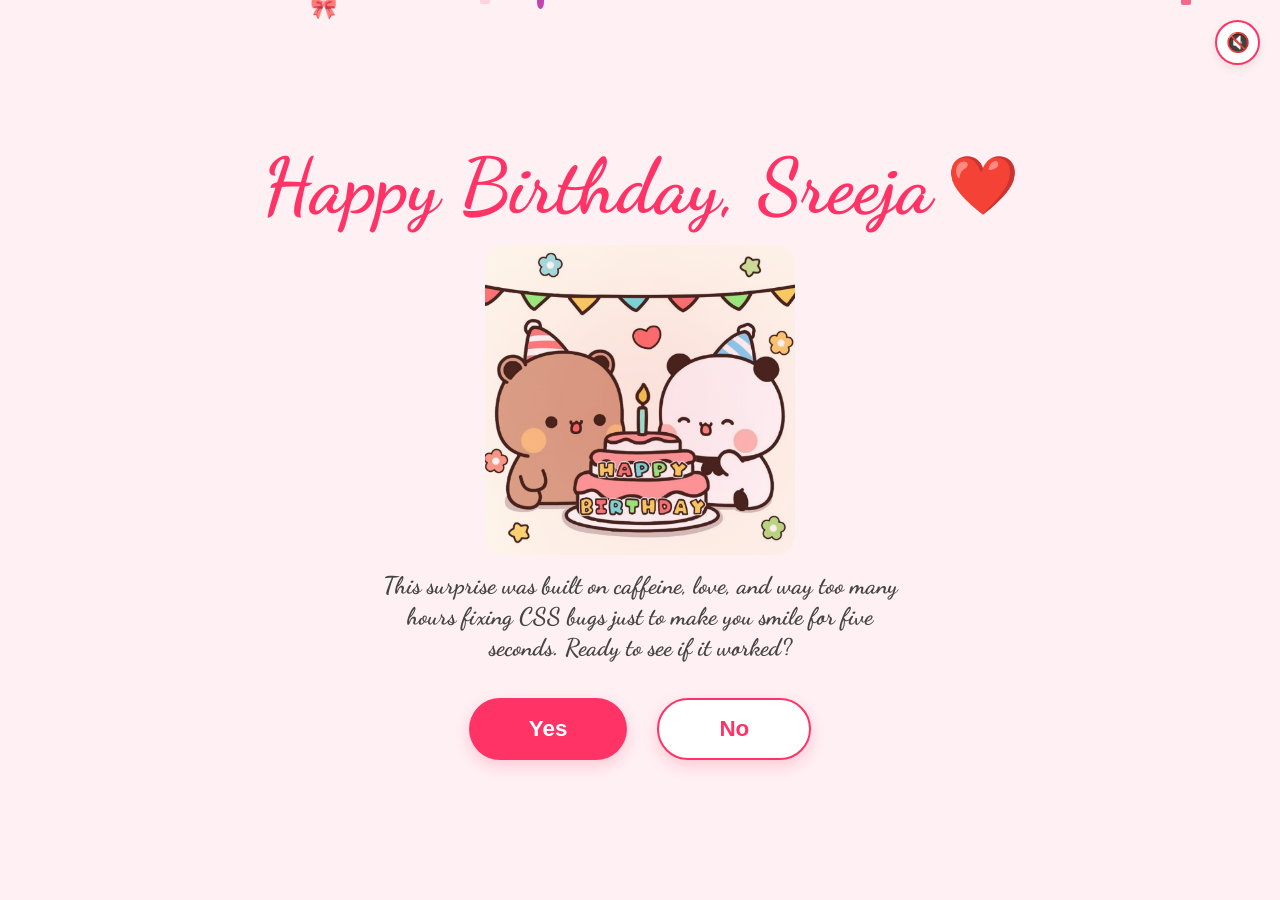
<file: home/index.html>
<!DOCTYPE html>
<html lang="en">
<head>
    <meta charset="UTF-8">
    <meta name="viewport" content="width=device-width, initial-scale=1.0">
    <title>Happy Birthday, Sreeja! ❤️</title>
    <!-- Google Fonts: Dancing Script -->
    <link rel="preconnect" href="https://fonts.googleapis.com">
    <link rel="preconnect" href="https://fonts.gstatic.com" crossorigin>
    <link href="https://fonts.googleapis.com/css2?family=Dancing+Script:wght@500;700&family=Poppins:wght@400;500;600&display=swap" rel="stylesheet">
    <!-- Path to style.css inside the same home folder -->
    <link rel="stylesheet" href="style.css">
</head>
<body>

    <!-- Cinematic Fade Transition Overlay -->
    <div id="transitionOverlay" class="transition-overlay"></div>

    <!-- Small Audio Control Button in Top Right Corner -->
    <button id="audioControlBtn" class="audio-toggle-btn" title="Toggle Music">
        🔇
    </button>

    <!-- Audio Elements (fixed with forward slashes) -->
    <audio id="bgMusic">
        <source src="../assets/audio/Welcome_page_bgm.mpeg" type="audio/mpeg">
    </audio>
    <audio id="celebrationAudio">
        <!-- If possible, rename your file to 'Accha_ji_homepage2.mpeg' to remove the space, or keep %20 -->
        <source src="../assets/audio/Accha_ji_homepage2.mpeg" type="audio/mpeg">
    </audio>

    <!-- Sparkle, Glitter & Ribbon Sprinkle Container -->
    <div class="confetti-container" id="confettiContainer"></div>

    <div class="main-card">
        <!-- Title -->
        <h1 class="title">
            Happy Birthday, Sreeja <span class="heart">❤️</span>
        </h1>

        <!-- Illustration (fixed with forward slashes) -->
        <div class="illustration-container">
            <img src="../assets/images/Homepage.png" alt="Special Memory" class="birthday-gif">
        </div>

        <!-- Description -->
        <p class="description">
            This surprise was built on caffeine, love, and way too many hours fixing CSS bugs just to make you smile for five seconds. Ready to see if it worked?
        </p>

        <!-- Buttons -->
        <div class="btn-group">
            <button id="yesBtn" class="btn yes-btn">Yes</button>
            <button id="noBtn" class="btn no-btn">No</button>
        </div>
    </div>

    <!-- Path to main.js inside the same home folder -->
    <script src="main.js"></script>
</body>
</html>
</file>
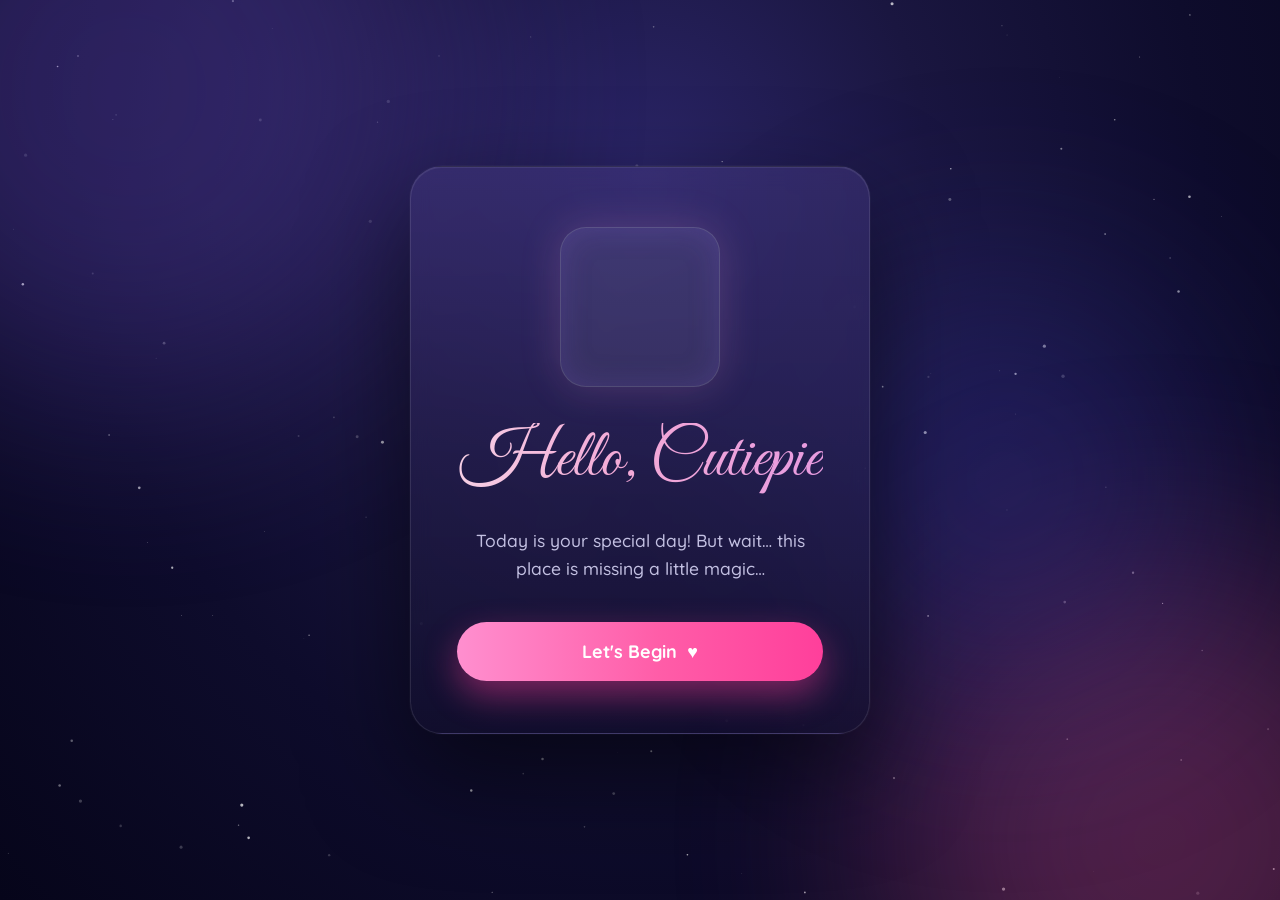
<file: page2/page2.html>
<!DOCTYPE html>
<html lang="en">
<head>
    <meta charset="UTF-8">
    <meta name="viewport" content="width=device-width, initial-scale=1.0">
    <title>Hello, Cutiepie</title>
    <link href="https://fonts.googleapis.com/css2?family=Great+Vibes&family=Quicksand:wght@400;500;600;700&display=swap" rel="stylesheet">
    <style>
        * { box-sizing: border-box; margin: 0; padding: 0; }

        html {
            height: 100%;
            font-family: 'Quicksand', sans-serif;
        }

        body {
            height: 100%;
            position: relative;
            display: flex;
            align-items: center;
            justify-content: center;
            min-height: 100vh;
            background: radial-gradient(ellipse at 50% 20%, #2b2568 0%, #1a1640 32%, #0e0c2c 62%, #06051a 100%);
            overflow: hidden;
            opacity: 0;
            transition: opacity 1.2s ease-in-out;
        }

        body.loaded {
            opacity: 1;
        }

        #stars {
            position: fixed;
            inset: 0;
            z-index: 0;
            pointer-events: none;
        }

        .glow {
            position: fixed;
            border-radius: 50%;
            filter: blur(110px);
            opacity: 0.32;
            pointer-events: none;
            z-index: 0;
        }
        .glow-1 { width: 620px; height: 620px; background: #6a4fc7; top: -220px; left: -180px; }
        .glow-2 { width: 560px; height: 560px; background: #e0559c; bottom: -220px; right: -160px; }
        .glow-3 { width: 420px; height: 420px; background: #3d3aa8; top: 30%; left: 62%; }

        .sparkle {
            position: fixed;
            z-index: 1;
            opacity: 0;
            pointer-events: none;
            animation: floatSparkle 9.5s ease-in-out infinite;
        }
        @keyframes floatSparkle {
            0%   { opacity: 0; transform: translateY(20px) scale(0.8); }
            15%  { opacity: 0.85; }
            50%  { transform: translateY(-30px) scale(1.05); }
            85%  { opacity: 0.6; }
            100% { opacity: 0; transform: translateY(-70px) scale(0.85); }
        }

        .stage {
            position: relative;
            z-index: 2;
            display: flex;
            flex-direction: column;
            align-items: center;
        }

        .card {
            position: relative;
            width: 460px;
            max-width: 92vw;
            padding: 60px 46px 52px;
            border-radius: 32px;
            background: linear-gradient(180deg, rgba(64, 53, 122, 0.55) 0%, rgba(18, 15, 44, 0.6) 100%);
            border: 1px solid rgba(255, 255, 255, 0.10);
            backdrop-filter: blur(10px);
            text-align: center;
            box-shadow: 0 40px 100px rgba(0, 0, 0, 0.55), 0 0 0 1px rgba(255, 255, 255, 0.03), inset 0 1px 0 rgba(255, 255, 255, 0.08);
        }
        /* Makes the card completely transparent when the video plays */
        .card.video-mode {
            background: transparent;
            border: none;
            box-shadow: none;
            backdrop-filter: none;
            padding: 0; 
            min-height: auto;
        }

        .avatar-frame {
            width: 160px;
            height: 160px;
            margin: 0 auto 36px;
            border-radius: 26px;
            background: rgba(255, 255, 255, 0.07);
            border: 1px solid rgba(255, 255, 255, 0.14);
            display: flex;
            align-items: center;
            justify-content: center;
            box-shadow: 0 0 40px rgba(255, 159, 214, 0.18), inset 0 0 30px rgba(120, 90, 200, 0.25);
            animation: bob 5.5s ease-in-out infinite;
            overflow: hidden; /* Clips everything outside the rounded frame */
            position: relative;
        }

        .avatar-frame img {
            width: 100%;
            height: 100%;
            object-fit: cover;
            transform: scale(1.65); /* Crops out the black bars and outer rounded box */
            transform-origin: center center;
            display: block;
        }

        @keyframes bob {
            0%, 100% { transform: translateY(0); }
            50% { transform: translateY(-8px); }
        }

        h1.headline {
            font-family: 'Great Vibes', cursive;
            font-weight: 400;
            font-size: 68px;
            line-height: 1.1;
            background: linear-gradient(90deg, #f6cfe4 0%, #f3a9d6 45%, #e79be0 100%);
            -webkit-background-clip: text;
            background-clip: text;
            color: transparent;
            margin-bottom: 28px;
        }

        p.subtext {
            font-size: 17.5px;
            font-weight: 500;
            color: #c3c0e2;
            line-height: 1.6;
            max-width: 330px;
            margin: 0 auto 40px;
            transition: opacity 0.8s ease;
        }
        p.subtext.fading { opacity: 0; }

        .cta {
            position: relative;
            display: inline-flex;
            align-items: center;
            justify-content: center;
            gap: 10px;
            width: 100%;
            padding: 18px 0;
            border: none;
            border-radius: 44px;
            font-family: 'Quicksand', sans-serif;
            font-size: 18px;
            font-weight: 700;
            color: #fff;
            cursor: pointer;
            background: linear-gradient(90deg, #ff8fcf 0%, #ff5da8 55%, #ff3f9b 100%);
            box-shadow: 0 14px 34px rgba(255, 60, 150, 0.45);
            transition: transform 0.3s ease;
        }
        .cta:hover { transform: translateY(-3px); }

        .panel {
            transition: opacity 0.8s ease;
        }
        .panel.hidden { display: none; }
        .panel.fading { opacity: 0; }

        .digits {
            display: flex;
            justify-content: center;
            gap: 18px;
            margin: 8px 0 30px;
        }

        .digit-box {
            position: relative;
            width: 84px;
            height: 140px;
            border-radius: 20px;
            overflow: hidden;
            background: linear-gradient(160deg, #2a2560 0%, #14113a 100%);
            border: 1px solid rgba(255, 255, 255, 0.12);
            box-shadow: inset 0 0 20px rgba(0,0,0,0.5), 0 10px 26px rgba(0,0,0,0.35);
            perspective: 500px;
        }

        .digit-box::after {
            content: "";
            position: absolute;
            left: 0;
            right: 0;
            top: 50%;
            height: 1px;
            background: rgba(0, 0, 0, 0.45);
            z-index: 2;
            pointer-events: none;
        }

        .digit-face {
            width: 100%;
            height: 100%;
            display: flex;
            align-items: center;
            justify-content: center;
            font-size: 62px;
            font-weight: 700;
            color: #f0c66a;
            text-shadow: 0 0 14px rgba(240, 198, 106, 0.4);
            transform-style: preserve-3d;
            backface-visibility: hidden;
        }

        .digit-face.flipping {
            animation: flipTick var(--tick-dur, 220ms) cubic-bezier(.4,0,.2,1);
        }

        @keyframes flipTick {
            0%   { transform: rotateX(0deg); }
            48%  { transform: rotateX(-92deg); }
            52%  { transform: rotateX(-92deg); }
            100% { transform: rotateX(0deg); }
        }

        .hint-text {
            font-size: 16px;
            font-weight: 500;
            color: #c3c0e2;
            margin-bottom: 34px;
            transition: opacity 0.9s ease;
        }
        .hint-text.fading { opacity: 0; }

        .cta.secondary {
            background: rgba(255, 255, 255, 0.08);
            border: 1px solid rgba(255, 255, 255, 0.2);
            box-shadow: none;
            opacity: 0;
            transform: translateY(8px);
            pointer-events: none;
            transition: opacity 1s ease, transform 1s ease, background 0.4s ease;
        }
        .cta.secondary.show {
            opacity: 1;
            transform: translateY(0);
            pointer-events: auto;
        }
        /* Style for when the button is disabled while BGM is playing */
        .cta.secondary:disabled {
            opacity: 0.3;
            cursor: not-allowed;
            transform: none !important;
            box-shadow: none !important;
            pointer-events: none;
        }
        .cta.secondary:hover {
            background: rgba(255, 255, 255, 0.14);
            transform: translateY(-3px);
            box-shadow: 0 10px 24px rgba(0,0,0,0.3);
        }

        /* ---------- hanging moons & stars ---------- */
        .sky-deco {
            position: fixed;
            top: 0;
            left: 0;
            width: 100%;
            height: 220px;
            pointer-events: none;
            overflow: visible;
            z-index: 1;
        }

        .hang {
            position: absolute;
            top: 0;
            opacity: 0;
            animation: dropIn 2.6s cubic-bezier(.22,1.1,.32,1) forwards;
        }
        .hang .swing {
            display: flex;
            flex-direction: column;
            align-items: center;
            transform-origin: top center;
            animation: sway 6.5s ease-in-out infinite;
        }
        .hang .string {
            width: 1px;
            background: rgba(255, 255, 255, 0.4);
        }
        .hang .glyph {
            filter: drop-shadow(0 0 10px rgba(240, 198, 106, 0.55)) drop-shadow(0 6px 14px rgba(0,0,0,0.45));
        }
        @keyframes dropIn {
            0%   { transform: translateY(-90px); opacity: 0; }
            60%  { opacity: 1; }
            100% { transform: translateY(0); opacity: 1; }
        }
        @keyframes sway {
            0%, 100% { transform: rotate(-7deg); }
            50% { transform: rotate(7deg); }
        }

        /* ---------- balloons ---------- */
        .balloon-deco {
            position: fixed;
            bottom: -26px;
            left: 0;
            width: 100%;
            height: 240px;
            pointer-events: none;
            overflow: visible;
            z-index: 1;
            display: flex;
            align-items: flex-end;
            justify-content: flex-start;
        }

        .balloon-wrap {
            position: relative;
            margin: 0 -10px;
            opacity: 0;
            transform: translateY(180px);
            animation: floatUp 2.6s cubic-bezier(.22,1.1,.32,1) forwards, drift 5.5s ease-in-out infinite;
            animation-delay: 0s, 2.6s;
        }

        .balloon {
            position: relative;
            border-radius: 50%;
            box-shadow:
                inset -12px -16px 22px rgba(0,0,0,0.22),
                inset 10px 14px 20px rgba(255,255,255,0.22),
                0 12px 24px rgba(0,0,0,0.3);
        }

        .balloon.gold  { background: radial-gradient(circle at 32% 28%, #ffe9bc 0%, #f3c568 42%, #c9902f 100%); }
        .balloon.dark  { background: radial-gradient(circle at 32% 28%, #4a4d57 0%, #24262e 45%, #101116 100%); }

        .balloon::after {
            content: "";
            position: absolute;
            left: 50%;
            bottom: -8px;
            width: 12px;
            height: 12px;
            background: inherit;
            filter: brightness(0.8);
            clip-path: polygon(50% 100%, 0 0, 100% 0);
            transform: translateX(-50%);
        }

        .balloon-wrap .string-tail {
            position: absolute;
            left: 50%;
            top: 100%;
            width: 1px;
            height: 50px;
            background: rgba(255, 255, 255, 0.28);
            transform: translateX(-50%);
        }

        @keyframes floatUp {
            0%   { transform: translateY(180px); opacity: 0; }
            60%  { opacity: 1; }
            100% { transform: translateY(0); opacity: 1; }
        }
        @keyframes drift {
            0%, 100% { transform: translate(0, 0) rotate(-5deg); }
            50% { transform: translate(8px, -16px) rotate(5deg); }
        }
    </style>
</head>
<body>

  <!-- Audio tag without loop so 'ended' event can trigger -->
  <audio id="page2Bgm" loop>
      <source src="../assets/audio/page2_jonmodin.mpeg" type="audio/mpeg">
  </audio>

  <audio id="memeAudio">
      <!-- Replace 'your_meme_audio.mp3' with your actual file name -->
      <source src="../assets\audio\Ravi_meme.mpeg" type="audio/mpeg">
  </audio>

  <canvas id="stars"></canvas>
  <div class="glow glow-1"></div>
  <div class="glow glow-2"></div>
  <div class="glow glow-3"></div>
  <div id="sparkleLayer"></div>

  <div class="sky-deco" id="skyDeco"></div>
  <div class="balloon-deco" id="balloonDeco"></div>

  <div class="stage">
    <div class="card" id="card">
      <div class="panel panel-intro" id="panelIntro">

        <div class="avatar-frame">
          <video autoplay muted loop playsinline style="width: 100%; height: 100%; object-fit: cover; transform: scale(1.25); transform-origin: center center;">
              <source src="../assets/videos/page2_gif.mp4" type="video/mp4">
          </video>
        </div>

        <h1 class="headline">Hello, Cutiepie</h1>
        <p class="subtext" id="subtext">Today is your special day! But wait&hellip; this place is missing a little magic&hellip;</p>
        <button class="cta" id="ctaBtn">Let's Begin <span class="heart">♥</span></button>
      </div>

      <div class="panel panel-number hidden fading" id="panelNumber">
        <h1 class="headline">A Special Number</h1>
        <p class="subtext" id="numberSubtext">Let's see how many wonderful years you've collected&hellip;</p>
        <div class="digits">
          <div class="digit-box"><div class="digit-face" id="digitTens">0</div></div>
          <div class="digit-box"><div class="digit-face" id="digitOnes">0</div></div>
        </div>
        <p class="hint-text" id="hintText">Let's find out&hellip; ✨</p>
        <!-- Continue button -->
        <button class="cta secondary" id="continueBtn">Continue <span class="heart">→</span></button>
      </div>
    </div>
  </div>

  <script>
    // Smooth entry fade-in
    window.addEventListener('DOMContentLoaded', () => {
      setTimeout(() => {
        document.body.classList.add('loaded');
      }, 100);
    });

    // 1. Helper function for slow audio fade-in (5 seconds)
    function fadeInPage2Audio(audioElement, duration = 5000) {
        audioElement.volume = 0;
        audioElement.play().then(() => {
            const steps = 40;
            const stepTime = duration / steps;
            const volumeIncrement = 0.5 / steps;
            let currentVolume = 0;

            const fadeInterval = setInterval(() => {
                currentVolume += volumeIncrement;
                if (currentVolume >= 0.5) {
                    currentVolume = 0.5;
                    clearInterval(fadeInterval);
                }
                audioElement.volume = currentVolume;
            }, stepTime);
        }).catch(error => {
            console.log("Page 2 audio autoplay restricted:", error);
        });
    }

    // Trigger page transition and audio fade-in on load
    window.addEventListener('DOMContentLoaded', () => {
      setTimeout(() => {
        document.body.classList.add('loaded');

        const page2Bgm = document.getElementById('page2Bgm');
        const continueBtn = document.getElementById('continueBtn');

        if (page2Bgm) {
          fadeInPage2Audio(page2Bgm, 5000); 
        }
      }, 100);
    });

    function fadeOutPage2Audio(audioElement, callback, duration = 1500) {
        if (!audioElement || audioElement.paused) {
            if (callback) callback();
            return;
        }

        const steps = 20;
        const stepTime = duration / steps;
        const volumeDecrement = audioElement.volume / steps;
        
        const fadeInterval = setInterval(() => {
            audioElement.volume -= volumeDecrement;
            if (audioElement.volume <= 0.05) {
                audioElement.volume = 0;
                audioElement.pause();
                clearInterval(fadeInterval);
                if (callback) callback();
            }
        }, stepTime);
    }

    // Handle Continue button click to swap placeholder with video
    const continueBtn = document.getElementById('continueBtn');
    if (continueBtn) {
        continueBtn.addEventListener('click', () => {
            const page2Bgm = document.getElementById('page2Bgm');
            
            fadeOutPage2Audio(page2Bgm, () => {
                const card = document.getElementById('card');
                
                // Strips away the blue card background
                card.classList.add('video-mode');
                
                // UPDATED: Added disablePictureInPicture and reduced max-width to 280px
                card.innerHTML = `
                    <div class="panel" style="width: 100%; display: flex; justify-content: center; align-items: center;">
                        <video id="storyVideo" autoplay playsinline preload="auto" disablePictureInPicture controlsList="nodownload" style="width: 100%; max-width: 280px; border-radius: 24px; outline: none; box-shadow: 0 20px 60px rgba(0,0,0,0.6);">
                            <source src="../assets/videos/cute_duck_kiss.mp4" type="video/mp4">
                            Your browser does not support the video tag.
                        </video>
                    </div>
                `;

                const storyVideo = document.getElementById('storyVideo');
                if (storyVideo) {
                    storyVideo.volume = 1.0;
                    storyVideo.load();
                    storyVideo.play().catch(err => console.log("Video playback error:", err));

                    // Automatically transition to Page 3 when the video ends
                    storyVideo.onended = () => {
                        // Fade out the body smoothly using your 1.2s transition
                        document.body.classList.remove('loaded');
                        
                        // Wait for the fade-out animation to finish, then redirect
                        setTimeout(() => {
                            window.location.href = '../page3/page3.html';
                        }, 1200);
                    };
                }
            }, 1500);
        });
    }

    // Twinkling starfield
    const canvas = document.getElementById('stars');
    const ctx = canvas.getContext('2d');
    let stars = [];

    function resize() {
      canvas.width = window.innerWidth;
      canvas.height = window.innerHeight;
      const count = Math.floor((canvas.width * canvas.height) / 9000);
      stars = Array.from({ length: count }, () => ({
        x: Math.random() * canvas.width,
        y: Math.random() * canvas.height,
        r: Math.random() * 1.4 + 0.3,
        phase: Math.random() * Math.PI * 2,
        speed: 0.5 + Math.random() * 1.2
      }));
    }
    window.addEventListener('resize', resize);
    resize();

    function drawStars(t) {
      ctx.clearRect(0, 0, canvas.width, canvas.height);
      for (const s of stars) {
        const twinkle = 0.5 + 0.5 * Math.sin(t * 0.001 * s.speed + s.phase);
        ctx.beginPath();
        ctx.arc(s.x, s.y, s.r, 0, Math.PI * 2);
        ctx.fillStyle = `rgba(255, 255, 255, ${0.15 + twinkle * 0.55})`;
        ctx.fill();
      }
      requestAnimationFrame(drawStars);
    }
    requestAnimationFrame(drawStars);

    // Idle floating sparkle hearts
    const sparkleLayer = document.getElementById('sparkleLayer');
    const sparkleGlyphs = ['✦', '♥', '✧'];
    function spawnSparkle() {
      const el = document.createElement('span');
      el.className = 'sparkle';
      el.textContent = sparkleGlyphs[Math.floor(Math.random() * sparkleGlyphs.length)];
      el.style.left = Math.random() * 100 + 'vw';
      el.style.top = (40 + Math.random() * 50) + 'vh';
      el.style.fontSize = (10 + Math.random() * 14) + 'px';
      el.style.color = Math.random() > 0.5 ? 'rgba(255,180,220,0.9)' : 'rgba(230,210,255,0.85)';
      el.style.animationDuration = (5 + Math.random() * 4) + 's';
      sparkleLayer.appendChild(el);
      setTimeout(() => el.remove(), 9000);
    }
    setInterval(spawnSparkle, 900);
    for (let i = 0; i < 6; i++) setTimeout(spawnSparkle, i * 300);

    // Step transition: moons/stars + balloons
    const messages = [
      "Today is your special day! But wait\u2026 this place is missing a little magic\u2026",
      "Perfect! A special little place, made just for you."
    ];
    let step = 0;

    const subtext = document.getElementById('subtext');
    const ctaBtn = document.getElementById('ctaBtn');
    const skyDeco = document.getElementById('skyDeco');
    const balloonDeco = document.getElementById('balloonDeco');

    const skyItems = [
      { type: 'moon', left: '-2%', size: 84, stringH: 70,  delay: 0    },
      { type: 'star', left: '14%', size: 40, stringH: 130, delay: 0.26 },
      { type: 'star', left: '30%', size: 30, stringH: 60,  delay: 0.52 },
      { type: 'star', left: '47%', size: 34, stringH: 150, delay: 0.78 },
      { type: 'star', left: '64%', size: 46, stringH: 90,  delay: 1.04 },
      { type: 'star', left: '80%', size: 30, stringH: 130, delay: 1.3  },
      { type: 'moon', left: '94%', size: 70, stringH: 40,  delay: 1.56 },
    ];

    const moonSVG = (size) => `
      <svg class="glyph" width="${size}" height="${size}" viewBox="0 0 24 24" fill="none">
        <path d="M20 14.5A8.5 8.5 0 1 1 9.5 4a7 7 0 0 0 10.5 10.5Z" fill="#f0c66a" stroke="#e0b24f" stroke-width="0.5"/>
      </svg>`;
    const starSVG = (size) => `
      <svg class="glyph" width="${size}" height="${size}" viewBox="0 0 24 24" fill="none">
        <path d="M12 2l2.6 6.6L21 11l-6.4 2.4L12 20l-2.6-6.6L3 11l6.4-2.4L12 2z" fill="#f0c66a" stroke="#e0b24f" stroke-width="0.5"/>
      </svg>`;

    function buildSky() {
      skyDeco.innerHTML = skyItems.map((item, i) => {
        const swayDur = (5.5 + (i % 3) * 1.1).toFixed(2);
        return `
        <div class="hang" style="left:${item.left}; animation-delay:${item.delay}s;">
          <div class="swing" style="animation-duration:${swayDur}s; animation-delay:${item.delay}s;">
            <div class="string" style="height:${item.stringH}px;"></div>
            ${item.type === 'moon' ? moonSVG(item.size) : starSVG(item.size)}
          </div>
        </div>
      `;
      }).join('');
    }

    function buildBalloons() {
      const sizePattern = [82, 100, 92, 112, 96, 88, 106, 84, 98, 90];
      const avgStep = 78;
      const viewportW = window.innerWidth;
      const count = Math.ceil(viewportW / avgStep) + 4;

      const balloons = Array.from({ length: count }, (_, i) => ({
        c: i % 2 === 0 ? 'gold' : 'dark',
        size: sizePattern[i % sizePattern.length]
      }));

      const rowWidth = count * avgStep;
      const startOffset = (viewportW - rowWidth) / 2;

      balloonDeco.style.paddingLeft = startOffset + 'px';

      balloonDeco.innerHTML = balloons.map((b, i) => {
        const driftDur = (4.6 + (i % 4) * 0.6).toFixed(2);
        return `
        <div class="balloon-wrap" style="animation-delay:${i * 0.14}s, ${2.6 + i * 0.14}s; animation-duration: 2.6s, ${driftDur}s;">
          <div class="balloon ${b.c}" style="width:${b.size}px; height:${b.size}px;"></div>
          <div class="string-tail"></div>
        </div>
      `;
      }).join('');
    }

    ctaBtn.addEventListener('click', () => {
      if (step === 0) {
        step = 1;
        subtext.classList.add('fading');
        setTimeout(() => {
          subtext.textContent = messages[1];
          subtext.classList.remove('fading');
        }, 1100);
        buildSky();
        buildBalloons();
      } else if (step === 1) {
        step = 2;
        
        // Play the meme audio
        const memeAudio = document.getElementById('memeAudio');
        if (memeAudio) {
            memeAudio.play().catch(err => console.log("Meme audio error:", err));
        }
        
        goToNumberPanel();
      }
    });

    // Number reveal panel & flip animation logic
    const AGE = 25;
    const panelIntro = document.getElementById('panelIntro');
    const panelNumber = document.getElementById('panelNumber');
    const digitTens = document.getElementById('digitTens');
    const digitOnes = document.getElementById('digitOnes');
    const hintText = document.getElementById('hintText');

    function runFlipSequence(el, values, durations, idx, onComplete) {
      if (idx >= values.length) {
        onComplete && onComplete();
        return;
      }
      const dur = durations[idx];
      el.style.setProperty('--tick-dur', dur + 'ms');
      el.classList.remove('flipping');
      void el.offsetWidth;
      el.classList.add('flipping');

      setTimeout(() => {
        el.textContent = values[idx];
      }, dur / 2);

      setTimeout(() => {
        runFlipSequence(el, values, durations, idx + 1, onComplete);
      }, dur);
    }

    function flipDigitTo(el, targetDigit, loops, minDur, maxDur, power, onComplete) {
      const N = loops * 10 + targetDigit;
      const values = [];
      const durations = [];
      for (let i = 0; i < N; i++) {
        values.push((i + 1) % 10);
        const t = N > 1 ? i / (N - 1) : 1;
        durations.push(Math.round(minDur + (maxDur - minDur) * Math.pow(t, power)));
      }
      el.textContent = '0';
      runFlipSequence(el, values, durations, 0, onComplete);
    }

    function goToNumberPanel() {
      panelIntro.classList.add('fading');
      setTimeout(() => {
        panelIntro.classList.add('hidden');
        panelNumber.classList.remove('hidden');
        requestAnimationFrame(() => panelNumber.classList.remove('fading'));

        const tens = Math.floor(AGE / 10);
        const ones = AGE % 10;

        let doneCount = 0;
        const bothDone = () => {
          doneCount++;
          if (doneCount < 2) return;
          setTimeout(() => {
            hintText.classList.add('fading');
            setTimeout(() => {
              hintText.textContent = `${AGE} years of smiles, memories, and beautiful moments ❤️`;
              hintText.classList.remove('fading');
              
              // Show the continue button immediately after the flip animation completes
              continueBtn.classList.add('show');
            }, 900);
          }, 400);
        };

        setTimeout(() => {
          flipDigitTo(digitTens, tens, 2, 55, 620, 4, bothDone);
        }, 300);
        setTimeout(() => {
          flipDigitTo(digitOnes, ones, 2, 55, 700, 4, bothDone);
        }, 550);
      }, 900);
    }
  </script>
</body>
</html>
</file>
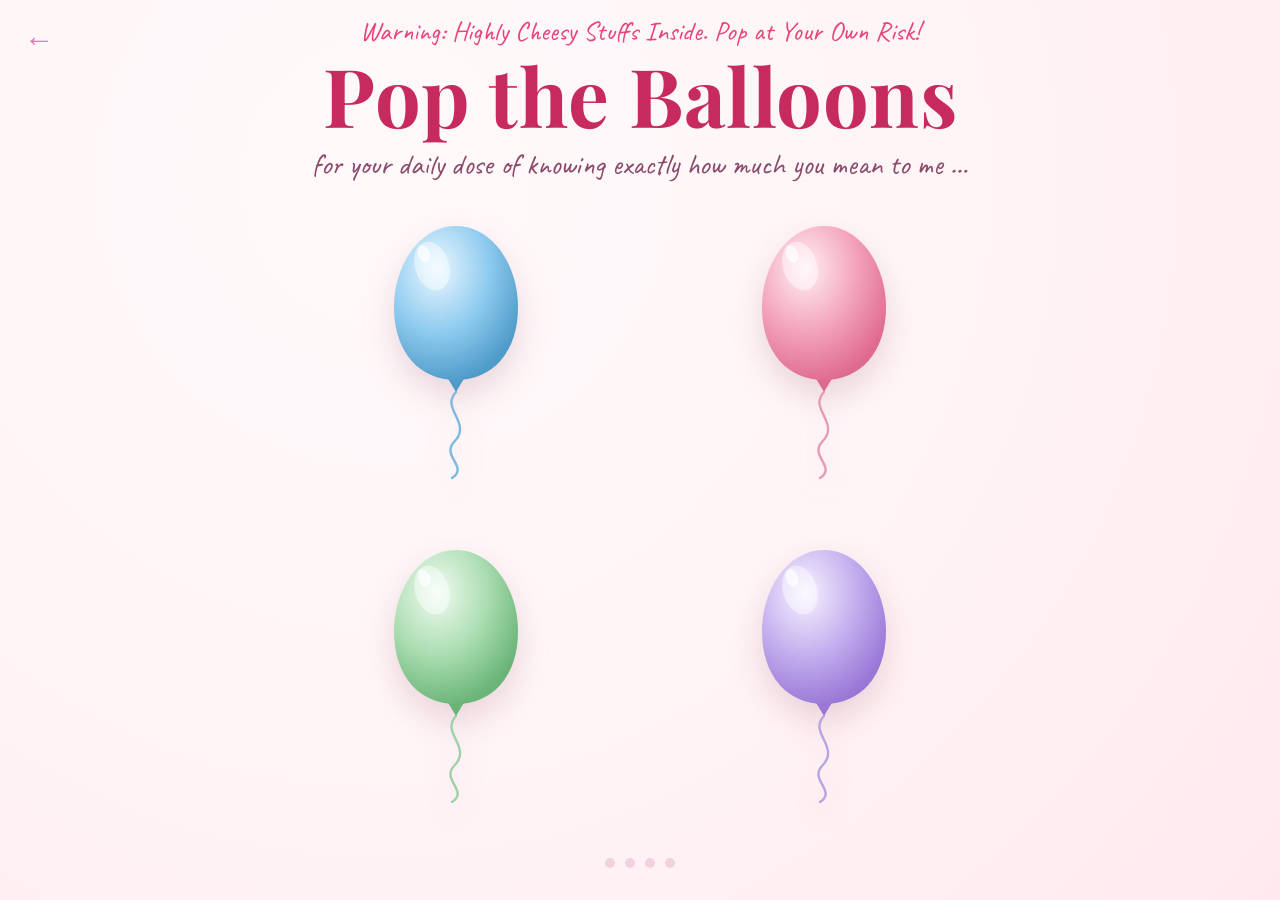
<file: page3/page3.html>
<!DOCTYPE html>
<html lang="en">
<head>
<meta charset="UTF-8">
<meta name="viewport" content="width=device-width, initial-scale=1.0">
<title>Pop the Balloons — for Sreeja</title>
<style>
  @import url('https://fonts.googleapis.com/css2?family=Playfair+Display:ital,wght@0,600;0,700;1,500&family=Caveat:wght@500;600&family=Quicksand:wght@400;500;600&display=swap');

  :root{
    --bg-1: #fff5f7;
    --bg-2: #ffe9ef;
    --rose: #e8437a;
    --rose-deep: #c72a5e;
    --plum: #8a4a6b;
    --ink: #4a3245;
    --card: #ffffff;
  }

  *{ box-sizing: border-box; }

  html, body{
    margin:0; padding:0;
    height:100vh;
    width:100vw;
    font-family:'Quicksand', sans-serif;
    color: var(--ink);
    overflow:hidden;
    background: radial-gradient(circle at 30% 20%, #fff9fa 0%, var(--bg-1) 45%, var(--bg-2) 100%);
  }

  /* Smooth page transition from Page 2 */
  body {
    opacity: 0;
    transition: opacity 1.2s ease-in-out;
  }
  body.loaded {
    opacity: 1;
  }

  /* ---------- Loading Screen ---------- */
  #loader{
    position:fixed; inset:0;
    display:flex; align-items:center; justify-content:center;
    background: radial-gradient(circle at 50% 40%, #fff8f9 0%, var(--bg-2) 100%);
    z-index: 999;
    transition: opacity 0.9s ease, visibility 0.9s ease;
  }
  #loader.hidden{ opacity:0; visibility:hidden; pointer-events:none; }
  .loader-balloon{
    width:56px; height:68px;
    border-radius:50% 50% 50% 50% / 55% 55% 45% 45%;
    background: radial-gradient(circle at 30% 25%, #ffb6cf, var(--rose));
    animation: loaderBob 1s ease-in-out infinite alternate;
    position:relative;
    box-shadow: 0 10px 25px rgba(232,67,122,0.25);
  }
  @keyframes loaderBob{
    from{ transform: translateY(0) scale(1); }
    to{ transform: translateY(-14px) scale(1.03); }
  }

  /* ---------- Magic Sparkle Transition ---------- */
  .magic-star {
    position: absolute;
    clip-path: polygon(50% 0%, 61% 35%, 98% 35%, 68% 57%, 79% 91%, 50% 70%, 21% 91%, 32% 57%, 2% 35%, 39% 35%);
    animation: magicTwinkle 1.8s ease-out forwards;
    filter: drop-shadow(0 0 8px rgba(255, 255, 255, 0.8));
    opacity: 0;
  }

  @keyframes magicTwinkle {
    0%   { transform: scale(0) rotate(0deg); opacity: 0; }
    20%  { transform: scale(1.2) rotate(45deg); opacity: 1; }
    50%  { transform: scale(0.8) rotate(90deg); opacity: 0.8; }
    100% { transform: scale(0) rotate(180deg) translateY(60px); opacity: 0; }
  }

  /* ---------- Layout ---------- */
  .stage{
    position:relative;
    height:100vh;
    width:100%;
    display:flex;
    flex-direction:column;
    align-items:center;
    justify-content:center;
    gap: clamp(8px, 2vh, 22px);
    padding: 14px 16px;
    overflow:hidden;
    opacity:0;
    transform: translateY(14px);
    transition: opacity 1s ease, transform 1s ease;
    z-index: 1;
  }
  .stage.reveal{ opacity:1; transform:none; }

  .topbar{
    position:fixed; top:20px; left:20px; right:20px;
    display:flex; justify-content:space-between;
    z-index: 60; 
  }
  .icon-btn{
    width:44px; height:44px; border-radius:50%;
    background: rgba(255,255,255,0.85);
    border: none;
    display:flex; align-items:center; justify-content:center;
    box-shadow: 0 4px 14px rgba(199,42,94,0.12);
    cursor:pointer;
    font-size:18px;
    color: var(--plum);
    transition: transform 0.25s ease, box-shadow 0.25s ease;
  }
  .icon-btn:hover{ transform: translateY(-2px); box-shadow: 0 8px 18px rgba(199,42,94,0.18); }
  .icon-btn:focus-visible{ outline: 3px solid var(--rose); outline-offset: 2px; }
  .icon-btn.hidden-btn{ display:none; }

  .arrow-btn-top{
    background: none;
    border: none;
    padding: 4px;
    font-size: 1.9rem;
    line-height: 1;
    color: #f472b6;
    cursor: pointer;
    transition: transform 0.2s ease;
  }
  .arrow-btn-top:hover{ transform: scale(1.25); }
  .arrow-btn-top:focus-visible{ outline: 3px solid var(--rose); outline-offset: 2px; }

  .heading-block{
    text-align:center;
    max-width: 900px;
    margin: 0;
  }
  .eyebrow{
    font-family:'Caveat', cursive;
    font-size: clamp(1.15rem, 3vh, 2.2rem);
    color: var(--rose);
    margin: 0 0 4px;
    opacity:0;
    animation: fadeUp 0.8s ease forwards 0.15s;
  }
  h1{
    font-family:'Playfair Display', serif;
    font-weight:700;
    font-size: clamp(2.6rem, min(9vh, 9.5vw), 6.4rem);
    color: var(--rose-deep);
    margin: 4px 0 8px;
    letter-spacing: 0.5px;
    line-height: 1.05;
    opacity:0;
    animation: fadeUp 0.9s ease forwards 0.3s;
  }
  .subline{
    font-family:'Caveat', cursive;
    font-size: clamp(1.3rem, 3.3vh, 2.3rem);
    color: var(--plum);
    margin:0;
    opacity:0;
    animation: fadeUp 0.9s ease forwards 0.45s;
  }

  @keyframes fadeUp{
    from{ opacity:0; transform: translateY(16px); }
    to{ opacity:1; transform: translateY(0); }
  }

  /* ---------- Center GIF Placeholder ---------- */
  .center-gif-container {
    position: absolute;
    top: 50%;
    left: 50%;
    /* Positioned perfectly in the center gap created by the staggered cards */
    transform: translate(-50%, -40%) scale(0.7); 
    width: 240px;
    height: 240px;
    border-radius: 20px;
    overflow: hidden;
    opacity: 0;
    visibility: hidden;
    transition: opacity 1.2s ease, transform 1.2s ease, visibility 1.2s ease;
    z-index: 5;
    box-shadow: 0 15px 35px rgba(140, 40, 80, 0.15);
  }
  .center-gif-container.show {
    opacity: 1;
    visibility: visible;
    transform: translate(-50%, -40%) scale(1);
  }
  .center-gif-container img {
    width: 100%;
    height: 100%;
    object-fit: cover;
  }

  /* ---------- Balloon Grid ---------- */
  .field{
    position:relative;
    width:100%;
    max-width: 680px;
    margin-top: 0;
    flex: 1 1 0;
    min-height: 0;
    display:grid;
    grid-template-columns: 1fr 1fr;
    grid-template-rows: 1fr 1fr;
    row-gap: clamp(12px, 3vh, 50px);
    column-gap: clamp(24px, 6vw, 56px);
    justify-items:center;
    align-items:center;
    z-index: 10;
  }

  .balloon-wrap{
    display:flex; flex-direction:column; align-items:center; justify-content:center;
    height:100%; min-height:0;
    opacity:0;
    transform: translateY(30px) scale(0.9);
    animation: popIn 0.7s cubic-bezier(.34,1.56,.64,1) forwards;
  }
  .balloon-wrap:nth-child(1){ animation-delay: 0.6s; }
  .balloon-wrap:nth-child(2){ animation-delay: 0.75s; }
  .balloon-wrap:nth-child(3){ animation-delay: 0.9s; }
  .balloon-wrap:nth-child(4){ animation-delay: 1.05s; }

  @keyframes popIn{
    to{ opacity:1; transform: translateY(0) scale(1); }
  }

  .balloon-btn{
    background:none; border:none; cursor:pointer; padding:0;
    display:flex; flex-direction:column; align-items:center; justify-content:center;
    height:100%; min-height:0;
    -webkit-tap-highlight-color: transparent;
  }
  .balloon-btn:focus-visible .balloon-svg{ outline: 3px solid var(--rose-deep); outline-offset: 6px; border-radius: 20px; }

  .balloon-svg{
    width: auto; height: 100%; max-height: 260px; display:block;
    filter: drop-shadow(0 14px 16px rgba(120, 40, 70, 0.16));
    transition: transform 0.15s ease, height 0.4s ease, max-height 0.4s ease;
  }
  .balloon-btn:hover .balloon-svg{ transform: scale(1.035); }
  .balloon-btn:active .balloon-svg{ transform: scale(0.97); }

  .floaty{
    display:flex; align-items:center; justify-content:center;
    height:100%; transform-origin: 50% 62%;
    animation: floatSway 4.4s ease-in-out infinite;
  }
  .balloon-wrap:nth-child(2) .floaty{ animation-duration: 5.1s; animation-delay: -1.4s; }
  .balloon-wrap:nth-child(3) .floaty{ animation-duration: 3.9s; animation-delay: -2.6s; }
  .balloon-wrap:nth-child(4) .floaty{ animation-duration: 5.6s; animation-delay: -0.7s; }

  @keyframes floatSway{
    0%   { transform: translateY(0)     rotate(-2.6deg); }
    25%  { transform: translateY(-10px) rotate(0deg); }
    50%  { transform: translateY(-17px) rotate(2.6deg); }
    75%  { transform: translateY(-8px)  rotate(0.4deg); }
    100% { transform: translateY(0)     rotate(-2.6deg); }
  }

  .balloon-wrap.popped .balloon-btn{ pointer-events:none; }
  .balloon-wrap.popped .floaty{ animation: none; }
  .balloon-wrap.popped .balloon-svg{ animation: popScale 0.3s ease forwards; }
  
  @keyframes popScale{
    0%{ transform: scale(1); opacity:1; }
    55%{ transform: scale(1.22); opacity:0.65; }
    100%{ transform: scale(1.55); opacity:0; }
  }

  /* ---------- Message Overlay & Dynamic Flying Cards ---------- */
  .message-overlay{
    position:fixed; inset:0;
    background: rgba(74, 50, 69, 0.45);
    backdrop-filter: blur(4px);
    z-index: 200;
    opacity:0;
    visibility:hidden;
    transition: opacity 0.4s ease, visibility 0.4s ease;
  }
  .message-overlay.show{ opacity:1; visibility:visible; }

  /* Base styling for the card */
  .flying-card {
    position: fixed;
    /* Compact base size that scales with the viewport instead of a fixed px */
    width: clamp(200px, 22vw, 260px); 
    padding: 16px 16px 20px;
    background: var(--card);
    border-radius: 16px;
    text-align: center;
    box-shadow: 0 30px 60px rgba(140, 40, 80, 0.28);
    opacity: 0;
    pointer-events: none;
    display: flex;
    flex-direction: column;
    align-items: center;
    transition: transform 0.8s cubic-bezier(.34,1.56,.64,1), opacity 0.4s ease, width 0.4s ease;
    max-height: 78vh;
    overflow-y: auto;
  }

  /* Arrow button */
  .flying-card .arrow-btn {
    position: absolute; top: 10px; right: 10px;
    width: 32px; height: 32px;
    border-radius: 50%; border: none;
    background: var(--bg-1);
    color: var(--rose-deep);
    cursor: pointer;
    display: flex; align-items: center; justify-content: center;
    z-index: 10;
    box-shadow: 0 2px 8px rgba(0,0,0,0.1);
    transition: transform 0.2s, background 0.2s;
  }
  .flying-card .arrow-btn:hover { background: var(--bg-2); transform: scale(1.1); }
  .flying-card .arrow-btn:focus-visible { outline: 2px solid var(--rose); }

  /* PORTRAIT IMAGE CONTAINER */
  .message-image-container {
    width: 100%;
    aspect-ratio: 3 / 4; 
    height: auto;
    border-radius: 10px;
    overflow: hidden;
    margin-bottom: 12px;
    background: var(--bg-2);
    box-shadow: inset 0 0 10px rgba(0,0,0,0.05);
  }
  .message-image-container img {
    width: 100%; height: 100%;
    object-fit: cover; display: block;
  }

  .message-mark{ font-family:'Caveat', cursive; font-size: 1.6rem; color: var(--rose); display:block; margin-bottom: 2px; }
  .message-text{ font-family:'Playfair Display', serif; font-style: italic; font-size: 1.15rem; line-height: 1.45; color: var(--ink); margin: 0 0 12px; }
  .message-sign{ font-family:'Caveat', cursive; font-size: 1.4rem; color: var(--plum); margin:0; }

  /* ----- Staggered State Transforms for Cards ----- */
  
  /* Starting anchors: Top ones go to the outer edges, Bottom ones are pulled inward towards the center! */
  .pos-0 { top: 20px; left: 20px; transform-origin: center center; }
  .pos-1 { top: 20px; right: 20px; transform-origin: center center; }
  .pos-2 { bottom: 30px; left: 180px; transform-origin: center center; }
  .pos-3 { bottom: 30px; right: 180px; transform-origin: center center; }

  /* Centered (Popup) State: Scales up heavily for easy reading */
  .flying-card.centered {
    opacity: 1; pointer-events: auto; z-index: 201; 
  }
  /* Precise translation to pull them from their offset anchors exactly to the center of the screen */
  .pos-0.centered { transform: translate(calc(50vw - 50% - 20px), calc(50vh - 50% - 20px)) scale(1.15); }
  .pos-1.centered { transform: translate(calc(-50vw + 50% + 20px), calc(50vh - 50% - 20px)) scale(1.15); }
  .pos-2.centered { transform: translate(calc(50vw - 50% - 180px), calc(-50vh + 50% + 30px)) scale(1.15); }
  .pos-3.centered { transform: translate(calc(-50vw + 50% + 180px), calc(-50vh + 50% + 30px)) scale(1.15); }

  /* Pinned (Slide aside) State - Very subtle shrink, beautiful outward tilt */
  .flying-card.pinned {
    opacity: 1; pointer-events: auto;
    cursor: pointer;
    z-index: 50; 
    box-shadow: 0 15px 30px rgba(140, 40, 80, 0.2);
  }
  .flying-card.pinned:hover {
    box-shadow: 0 20px 40px rgba(140, 40, 80, 0.32);
  }
  
  /* Scale 0.85 looks huge and natural, while rotations fan them outwards perfectly */
  .pos-0.pinned { transform: scale(0.85) rotate(-6deg); }
  .pos-1.pinned { transform: scale(0.85) rotate(5deg); }
  .pos-2.pinned { transform: scale(0.85) rotate(3deg); }
  .pos-3.pinned { transform: scale(0.85) rotate(-4deg); }

  /* ---------- Finale & Continue Button ---------- */
  .progress-row{
    display:flex; justify-content:center; gap:10px;
    margin-top: clamp(8px, 2vh, 24px);
  }
  .dot{
    width:10px; height:10px; border-radius:50%;
    background: #f0d3de;
    transition: background 0.3s ease, transform 0.3s ease;
  }
  .dot.done{ background: var(--rose); transform: scale(1.15); }

  .finale{
    position: relative; z-index: 100;
    margin-top: 0; text-align:center; opacity:0; max-height:0; overflow:hidden;
    transition: opacity 0.6s ease, max-height 0.6s ease, margin 0.6s ease;
  }
  .finale.show{ opacity:1; max-height:220px; margin-top: clamp(8px, 2vh, 24px); }
  .finale p{ font-family:'Caveat', cursive; font-size: clamp(1.3rem, 2.8vh, 1.9rem); color: var(--rose-deep); margin:0; }

  .continue-btn {
    display: inline-flex; align-items: center; justify-content: center; gap: 8px;
    margin-top: clamp(10px, 2vh, 20px); padding: clamp(10px, 2vh, 14px) 32px;
    background: var(--rose); color: white;
    text-decoration: none; font-weight: 600; font-size: 1.1rem;
    border: none; /* FIX: Removes the default grey browser border */
    border-radius: 30px;
    box-shadow: 0 8px 20px rgba(232, 67, 122, 0.3);
    transition: transform 0.3s, box-shadow 0.3s, background 0.3s;
    pointer-events: auto; 
    position: relative;
    z-index: 100;
    cursor: pointer; /* Ensures it shows a clicking hand when hovering */
  }
  .continue-btn:hover {
    transform: translateY(-3px); background: var(--rose-deep);
    box-shadow: 0 12px 24px rgba(232, 67, 122, 0.4);
  }

  /* Responsive Adjustments for Mobile & Tablets */
  @media (max-width: 900px){
    /* Slightly closer to edges on smaller laptops/tablets */
    .pos-2 { left: 80px; }
    .pos-3 { right: 80px; }
    .pos-0.centered { transform: translate(calc(50vw - 50% - 20px), calc(50vh - 50% - 20px)) scale(1.05); }
    .pos-1.centered { transform: translate(calc(-50vw + 50% + 20px), calc(50vh - 50% - 20px)) scale(1.05); }
    .pos-2.centered { transform: translate(calc(50vw - 50% - 80px), calc(-50vh + 50% + 30px)) scale(1.05); }
    .pos-3.centered { transform: translate(calc(-50vw + 50% + 80px), calc(-50vh + 50% + 30px)) scale(1.05); }
    .pos-0.pinned, .pos-1.pinned, .pos-2.pinned, .pos-3.pinned { transform: scale(0.7) rotate(0deg); }
    .pos-0.pinned { transform: scale(0.7) rotate(-5deg); }
    .pos-1.pinned { transform: scale(0.7) rotate(5deg); }
    .pos-2.pinned { transform: scale(0.7) rotate(3deg); }
    .pos-3.pinned { transform: scale(0.7) rotate(-3deg); }
  }

  @media (max-width: 600px){
    .field{ column-gap: clamp(14px, 5vw, 24px); row-gap: clamp(10px, 3vh, 40px); }
    .balloon-svg{ max-height: 190px; }
    
    /* On mobile, revert to pure corners to maximize space, scaled down heavily */
    .pos-0 { top: 15px; left: 10px; }
    .pos-1 { top: 15px; right: 10px; }
    .pos-2 { bottom: 40px; left: 10px; }
    .pos-3 { bottom: 40px; right: 10px; }

    .pos-0.centered { transform: translate(calc(50vw - 50% - 10px), calc(50vh - 50% - 15px)) scale(1); }
    .pos-1.centered { transform: translate(calc(-50vw + 50% + 10px), calc(50vh - 50% - 15px)) scale(1); }
    .pos-2.centered { transform: translate(calc(50vw - 50% - 10px), calc(-50vh + 50% + 40px)) scale(1); }
    .pos-3.centered { transform: translate(calc(-50vw + 50% + 10px), calc(-50vh + 50% + 40px)) scale(1); }

    .pos-0.pinned { transform: scale(0.5) rotate(-4deg); }
    .pos-1.pinned { transform: scale(0.5) rotate(4deg); }
    .pos-2.pinned { transform: scale(0.5) rotate(3deg); }
    .pos-3.pinned { transform: scale(0.5) rotate(-3deg); }

    .center-gif-container {
        width: 140px; height: 140px;
        transform: translate(-50%, -20%) scale(0.7);
    }
    .center-gif-container.show { transform: translate(-50%, -20%) scale(1); }
  }

  @media (prefers-reduced-motion: reduce){
    .floaty, .loader-balloon, .magic-star{ animation: none !important; }
    .stage, .flying-card, .center-gif-container { transition: none !important; }
  }
</style>
</head>
<body>

<audio id="bgm" src="../assets/audio/page3_bgm.mpeg" preload="auto" loop></audio>

<!-- <div id="loader">
  <div class="loader-balloon"></div>
</div> -->

<div class="topbar">
  <button class="arrow-btn-top" id="backBtn" aria-label="Go back">&#8592;</button>
  <button class="icon-btn hidden-btn" id="muteBtn" aria-label="Toggle sound">&#128264;</button>
</div>

<div class="stage" id="stage">
  <div class="heading-block">
    <p class="eyebrow"> Warning: Highly Cheesy Stuffs Inside. Pop at Your Own Risk!</p>
    <h1>Pop the Balloons</h1>
    <p class="subline"> for your daily dose of knowing exactly how much you mean to me &hellip;</p>
  </div>

  <!-- Center GIF Placeholder (Hidden initially) -->
  <div class="center-gif-container" id="centerGif" style="display: flex; justify-content: center; align-items: center; width: 100%; max-width: 220px; margin: 0 auto;">
    <video autoplay muted loop playsinline style="width: 100%; height: auto; object-fit: contain; mix-blend-mode: multiply; border-radius: 20px; display: block;">
        <source src="../assets/videos/page3_gif.mp4" type="video/mp4">
    </video>
  </div>

  <div class="field" id="field">

    <!-- Blue balloon -->
    <div class="balloon-wrap" data-msg="0">
      <button class="balloon-btn" aria-label="Pop the blue balloon">
        <div class="floaty">
          <svg class="balloon-svg" viewBox="0 0 140 260" xmlns="http://www.w3.org/2000/svg">
            <defs>
              <radialGradient id="gradBlue" cx="35%" cy="28%" r="75%">
                <stop offset="0%" stop-color="#eaf7ff"/>
                <stop offset="55%" stop-color="#8fcbef"/>
                <stop offset="100%" stop-color="#4f9bc9"/>
              </radialGradient>
            </defs>
            <path class="string" d="M70 172 C54 189 87 203 68 222 C55 236 83 247 66 258" fill="none" stroke="#7fb8dd" stroke-width="2.4" stroke-linecap="round"/>
            <path class="knot" d="M61 157 L79 157 L70 172 Z" fill="#4f9bc9"/>
            <path class="body" d="M70 6 C33 6 8 46 8 87 C8 133 34 160 70 160 C106 160 132 133 132 87 C132 46 107 6 70 6 Z" fill="url(#gradBlue)"/>
            <ellipse cx="46" cy="46" rx="17" ry="25" fill="#ffffff" opacity="0.45" transform="rotate(-18 46 46)"/>
            <ellipse cx="38" cy="34" rx="6" ry="9" fill="#ffffff" opacity="0.7" transform="rotate(-18 38 34)"/>
          </svg>
        </div>
      </button>
    </div>

    <!-- Pink balloon -->
    <div class="balloon-wrap" data-msg="1">
      <button class="balloon-btn" aria-label="Pop the pink balloon">
        <div class="floaty">
          <svg class="balloon-svg" viewBox="0 0 140 260" xmlns="http://www.w3.org/2000/svg">
            <defs>
              <radialGradient id="gradPink" cx="35%" cy="28%" r="75%">
                <stop offset="0%" stop-color="#fff0f4"/>
                <stop offset="55%" stop-color="#f3a3bb"/>
                <stop offset="100%" stop-color="#df6a90"/>
              </radialGradient>
            </defs>
            <path class="string" d="M70 172 C54 189 87 203 68 222 C55 236 83 247 66 258" fill="none" stroke="#e79bb2" stroke-width="2.4" stroke-linecap="round"/>
            <path class="knot" d="M61 157 L79 157 L70 172 Z" fill="#df6a90"/>
            <path class="body" d="M70 6 C33 6 8 46 8 87 C8 133 34 160 70 160 C106 160 132 133 132 87 C132 46 107 6 70 6 Z" fill="url(#gradPink)"/>
            <ellipse cx="46" cy="46" rx="17" ry="25" fill="#ffffff" opacity="0.45" transform="rotate(-18 46 46)"/>
            <ellipse cx="38" cy="34" rx="6" ry="9" fill="#ffffff" opacity="0.7" transform="rotate(-18 38 34)"/>
          </svg>
        </div>
      </button>
    </div>

    <!-- Green balloon -->
    <div class="balloon-wrap" data-msg="2">
      <button class="balloon-btn" aria-label="Pop the green balloon">
        <div class="floaty">
          <svg class="balloon-svg" viewBox="0 0 140 260" xmlns="http://www.w3.org/2000/svg">
            <defs>
              <radialGradient id="gradGreen" cx="35%" cy="28%" r="75%">
                <stop offset="0%" stop-color="#f1fbf1"/>
                <stop offset="55%" stop-color="#a9dcb0"/>
                <stop offset="100%" stop-color="#69b477"/>
              </radialGradient>
            </defs>
            <path class="string" d="M70 172 C54 189 87 203 68 222 C55 236 83 247 66 258" fill="none" stroke="#9fd0a7" stroke-width="2.4" stroke-linecap="round"/>
            <path class="knot" d="M61 157 L79 157 L70 172 Z" fill="#69b477"/>
            <path class="body" d="M70 6 C33 6 8 46 8 87 C8 133 34 160 70 160 C106 160 132 133 132 87 C132 46 107 6 70 6 Z" fill="url(#gradGreen)"/>
            <ellipse cx="46" cy="46" rx="17" ry="25" fill="#ffffff" opacity="0.45" transform="rotate(-18 46 46)"/>
            <ellipse cx="38" cy="34" rx="6" ry="9" fill="#ffffff" opacity="0.7" transform="rotate(-18 38 34)"/>
          </svg>
        </div>
      </button>
    </div>

    <!-- Purple balloon -->
    <div class="balloon-wrap" data-msg="3">
      <button class="balloon-btn" aria-label="Pop the purple balloon">
        <div class="floaty">
          <svg class="balloon-svg" viewBox="0 0 140 260" xmlns="http://www.w3.org/2000/svg">
            <defs>
              <radialGradient id="gradPurple" cx="35%" cy="28%" r="75%">
                <stop offset="0%" stop-color="#f6f2ff"/>
                <stop offset="55%" stop-color="#c3aeee"/>
                <stop offset="100%" stop-color="#9877d6"/>
              </radialGradient>
            </defs>
            <path class="string" d="M70 172 C54 189 87 203 68 222 C55 236 83 247 66 258" fill="none" stroke="#b7a4e0" stroke-width="2.4" stroke-linecap="round"/>
            <path class="knot" d="M61 157 L79 157 L70 172 Z" fill="#9877d6"/>
            <path class="body" d="M70 6 C33 6 8 46 8 87 C8 133 34 160 70 160 C106 160 132 133 132 87 C132 46 107 6 70 6 Z" fill="url(#gradPurple)"/>
            <ellipse cx="46" cy="46" rx="17" ry="25" fill="#ffffff" opacity="0.45" transform="rotate(-18 46 46)"/>
            <ellipse cx="38" cy="34" rx="6" ry="9" fill="#ffffff" opacity="0.7" transform="rotate(-18 38 34)"/>
          </svg>
        </div>
      </button>
    </div>

  </div>

  <div class="progress-row" id="progressRow">
    <span class="dot" data-dot="0"></span>
    <span class="dot" data-dot="1"></span>
    <span class="dot" data-dot="2"></span>
    <span class="dot" data-dot="3"></span>
  </div>

  <div class="finale" id="finale">
    <p>So, You survived the cheese! Ready for the main course??</p>
    <button class="continue-btn" id="goToPage4Btn">Continue to the next chapter &rarr;</button>
  </div>

</div>

<!-- Backdrop Overlay (Cards are generated dynamically) -->
<div class="message-overlay" id="overlay"></div>
<div id="cardsContainer"></div>

<script>

  const bgm = document.getElementById('bgm');

  window.addEventListener('load', () => {
    bgm.volume = 0.5;
    bgm.play().catch(() => {
      // Backup if browser blocks autoplay
      window.addEventListener('click', () => bgm.play(), { once: true });
    });

    // Continuously save music time so Page 4 can pick it up instantly
    setInterval(() => {
      if (!bgm.paused) {
        localStorage.setItem('bgmCurrentTime', bgm.currentTime);
        localStorage.setItem('bgmPlaying', 'true');
      }
    }, 300);
  });

  // When leaving Page 3 for Page 4, save state and let it carry over
  document.getElementById('goToPage4Btn').addEventListener('click', () => {
    localStorage.setItem('bgmCurrentTime', bgm.currentTime);
    localStorage.setItem('bgmPlaying', 'true');
    // Page transition code...
  });
  // ---------- Magic Sparkle Transition Function ----------
  function playSparkleTransition() {
    const container = document.createElement('div');
    container.style.position = 'fixed';
    container.style.inset = '0';
    container.style.pointerEvents = 'none';
    container.style.zIndex = '9999';
    container.style.overflow = 'hidden';
    document.body.appendChild(container);

    const colors = ['#f4d03f', '#e8437a', '#8fcbef', '#ffffff', '#a281de'];
    
    // Generate ~40 stars bursting across the screen
    for (let i = 0; i < 40; i++) {
      const star = document.createElement('div');
      star.className = 'magic-star';
      star.style.left = Math.random() * 100 + 'vw';
      star.style.top = Math.random() * 100 + 'vh';
      star.style.backgroundColor = colors[Math.floor(Math.random() * colors.length)];
      
      const size = Math.random() * 18 + 12; // Between 12px and 30px
      star.style.width = size + 'px';
      star.style.height = size + 'px';
      
      star.style.animationDelay = (Math.random() * 0.4) + 's';
      container.appendChild(star);
    }

    // Clean up container after animations complete
    setTimeout(() => {
      container.remove();
    }, 2500); 
  }

  // ---------- Page Transition & Loading ----------
  function playIntro() {
    // Smooth fade-in of the entire body and reveal stage instantly
    setTimeout(() => {
        document.body.classList.add('loaded');
        document.getElementById('stage').classList.add('reveal');
        playSparkleTransition();
    }, 50);
  }

  window.addEventListener('DOMContentLoaded', playIntro);

  // ---------- Messages, Images (Portrait) & Dynamic Cards ----------
  const cardData = [
    {
      img: "../assets/images/for_page3/photo1.jpeg",
      msg: "I'm so grateful to have you in my life. You are the best thing that has ever happened to me. Thank you for being you. Thank you for being mine."
    },
    {
      img: "../assets/images/for_page3/photo2.jpeg",
      msg: "You are my favourite notification, my favourite distraction, and my favourite reason to check my phone every two minutes."

    },
    {
      img: "../assets/images/for_page3/photo3.jpeg",
      msg: "I should probably be more careful, but how could I fight it ? You are a temptation I don't want to escape."
    },
    {
      img: "../assets/images/for_page3/photo4.jpeg",
      msg: "Even when I stay quiet, my mind is always full of you. Even when I don't show it perfectly, my heart still chooses you every single time."
    }
  ];

  const cardsContainer = document.getElementById('cardsContainer');
  const overlay = document.getElementById('overlay');
  
  // Inject the 4 cards into the DOM
  function buildCards() {
    cardsContainer.innerHTML = '';
    cardData.forEach((data, idx) => {
      const card = document.createElement('div');
      card.className = `flying-card pos-${idx}`;
      card.id = `card-${idx}`;
      
      card.innerHTML = `
        <button class="arrow-btn" aria-label="Move aside" onclick="pinCard(${idx})">
          <svg width="22" height="22" viewBox="0 0 24 24" fill="none" stroke="currentColor" stroke-width="2.5" stroke-linecap="round" stroke-linejoin="round">
             <path d="M5 12h14M12 5l7 7-7 7"/>
          </svg>
        </button>
        <div class="message-image-container">
          <img src="${data.img}" alt="Memory for Sreeja" />
        </div>
        <span class="message-mark">&#10024;</span>
        <p class="message-text">${data.msg}</p>
        
      `;
      cardsContainer.appendChild(card);
    });
  }
  buildCards();

  const dots = document.querySelectorAll('.dot');
  const finale = document.getElementById('finale');
  const centerGif = document.getElementById('centerGif');
  let poppedCount = 0;
  let activeCardIndex = null;
  const poppedSet = new Set();
  const colorMap = { 0:'#5aa9d6', 1:'#e8688f', 2:'#74bd82', 3:'#a281de' };

  // Helper for balloon burst
  function createBurst(originEl, colorHex){
    const rect = originEl.getBoundingClientRect();
    const cx = rect.left + rect.width/2;
    const cy = rect.top + rect.height * 0.42;
    const container = document.createElement('div');
    container.style.position = 'fixed';
    container.style.left = 0; container.style.top = 0;
    container.style.width = '100%'; container.style.height = '100%';
    container.style.pointerEvents = 'none'; container.style.zIndex = 150;
    document.body.appendChild(container);

    const particleCount = 16;
    for(let i=0; i<particleCount; i++){
      const p = document.createElement('div');
      const angle = (Math.PI * 2 * i) / particleCount;
      const dist = 45 + Math.random()*35;
      p.style.position = 'absolute'; p.style.left = cx + 'px'; p.style.top = cy + 'px';
      p.style.width = '7px'; p.style.height = '7px';
      p.style.borderRadius = '50%'; p.style.background = colorHex;
      p.style.transform = 'translate(-50%,-50%)';
      p.style.transition = 'transform 0.55s cubic-bezier(.2,.8,.4,1), opacity 0.55s ease';
      container.appendChild(p);
      requestAnimationFrame(() => {
        p.style.transform = `translate(calc(-50% + ${Math.cos(angle)*dist}px), calc(-50% + ${Math.sin(angle)*dist}px))`;
        p.style.opacity = '0';
      });
    }
    setTimeout(() => container.remove(), 650);
  }

  // Balloon click listener
  document.querySelectorAll('.balloon-wrap').forEach(wrap => {
    const btn = wrap.querySelector('.balloon-btn');
    const svgEl = wrap.querySelector('.balloon-svg');
    const idx = parseInt(wrap.dataset.msg, 10);

    btn.addEventListener('click', () => {
      if (wrap.classList.contains('popped') || activeCardIndex !== null) return;
      
      wrap.classList.add('popped');
      createBurst(svgEl, colorMap[idx]);

      if (!poppedSet.has(idx)) {
        poppedSet.add(idx);
        poppedCount++;
        dots[idx].classList.add('done');
      }

      setTimeout(() => {
        const card = document.getElementById(`card-${idx}`);
        card.classList.add('centered');
        overlay.classList.add('show');
        activeCardIndex = idx;
      }, 220);
    });
  });

  // Pin Card function triggered by the arrow button
  window.pinCard = function(idx) {
    const card = document.getElementById(`card-${idx}`);
    card.classList.remove('centered');
    card.classList.add('pinned');
    overlay.classList.remove('show');
    activeCardIndex = null;

    // Show the "Continue" section and fade in the Center GIF once all balloons are popped and the last card is pinned
    if (poppedCount === 4) {
      setTimeout(() => {
        finale.classList.add('show');
        centerGif.classList.add('show');
      }, 500);
    }
  };

  // Reopen a pinned (tucked-aside) card when it's clicked again
  function reopenCard(idx) {
    if (activeCardIndex !== null) return;
    const card = document.getElementById(`card-${idx}`);
    card.classList.remove('pinned');
    card.classList.add('centered');
    overlay.classList.add('show');
    activeCardIndex = idx;
  }

  cardsContainer.addEventListener('click', (e) => {
    if (e.target.closest('.arrow-btn')) return; // the arrow button already handles pinning it away
    const card = e.target.closest('.flying-card');
    if (!card || !card.classList.contains('pinned')) return;
    const idx = parseInt(card.id.split('-')[1], 10);
    reopenCard(idx);
  });

  // Allow clicking the overlay background to also slide the card away
  overlay.addEventListener('click', () => {
    if (activeCardIndex !== null) pinCard(activeCardIndex);
  });
  document.addEventListener('keydown', (e) => {
    if (e.key === 'Escape' && activeCardIndex !== null) pinCard(activeCardIndex);
  });

  // ---------- Start Fresh When Returning to This Page (bfcache restore) ----------
  window.addEventListener('pageshow', (event) => {
    if (!event.persisted) return; // first load is already handled by DOMContentLoaded above

    // Reset balloons
    document.querySelectorAll('.balloon-wrap').forEach(w => w.classList.remove('popped'));
    poppedCount = 0;
    poppedSet.clear();
    dots.forEach(d => d.classList.remove('done'));
    activeCardIndex = null;

    // Rebuild the cards from scratch so none are left centered/pinned
    buildCards();

    overlay.classList.remove('show');
    finale.classList.remove('show');
    centerGif.classList.remove('show');

    // Reset the stage/body and replay the entrance sequence
    const stageEl = document.getElementById('stage');
    stageEl.classList.remove('reveal');
    document.body.classList.remove('loaded');

    void document.body.offsetWidth; // force reflow so transitions restart cleanly

    playIntro();
  });

  // ---------- Mute button (visual only) ----------
  const muteBtn = document.getElementById('muteBtn');
  let muted = true;
  muteBtn.addEventListener('click', () => {
    muted = !muted;
    muteBtn.innerHTML = muted ? '&#128264;' : '&#128266;';
  });

  document.getElementById('goToPage4Btn').addEventListener('click', (e) => {
    console.log("Continue button clicked!"); // Check your F12 Console to see if this prints
    
    // Smooth fade-out effect
    document.body.classList.remove('loaded');
    
    // Relative path: goes up out of 'page3' and into 'page4'
    setTimeout(() => {
      window.location.href = '../page4/page4.html';
    }, 1500);
  });

  // ---------- Back Button Functionality with Exit Fade ----------
  document.getElementById('backBtn').addEventListener('click', () => {
    // Smooth fade-out effect
    document.body.classList.remove('loaded');
    
    // Explicitly route back to Page 2 after the fade finishes
    setTimeout(() => {
      window.location.href = '../page2/page2.html';
    }, 1200);
  });

</script>

</body>
</html>
</file>
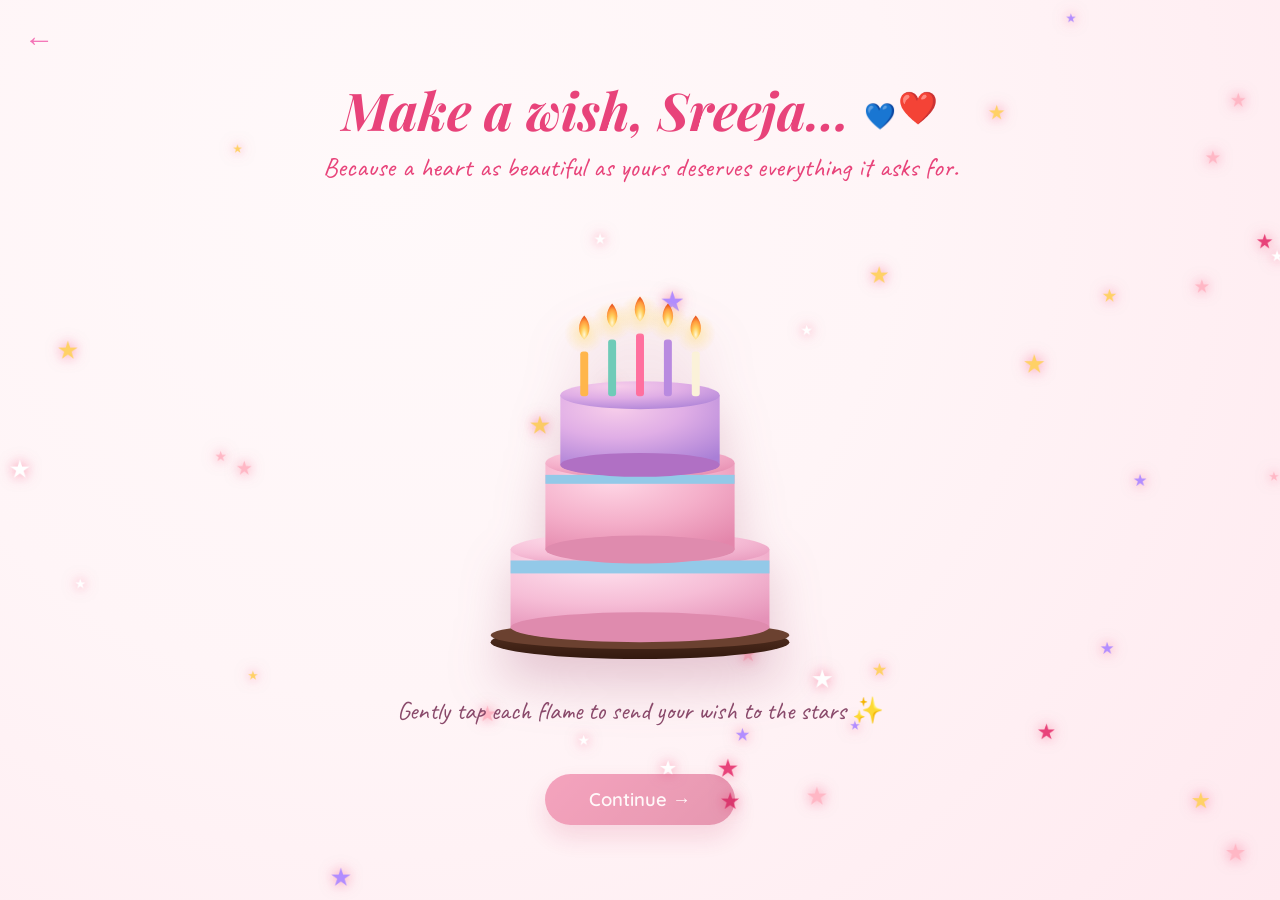
<file: page4/page4.html>
<!DOCTYPE html>
<html lang="en">
<head>
<meta charset="UTF-8">
<meta name="viewport" content="width=device-width, initial-scale=1.0">
<title>Make a Wish — for Sreeja</title>
<style>
  @import url('https://fonts.googleapis.com/css2?family=Playfair+Display:ital,wght@0,600;0,700;1,500&family=Caveat:wght@500;600&family=Quicksand:wght@400;500;600&display=swap');

  :root{
    --bg-1: #fff5f7;
    --bg-2: #ffe9ef;
    --rose: #e8437a;
    --rose-deep: #c72a5e;
    --plum: #8a4a6b;
    --ink: #4a3245;
  }

  *{ box-sizing: border-box; }

  html, body{
    margin: 0; padding: 0;
    width: 100vw; height: 100vh;
    overflow: hidden;
    font-family: 'Quicksand', sans-serif;
    color: var(--ink);
    background: radial-gradient(circle at 30% 20%, #fff9fa 0%, var(--bg-1) 45%, var(--bg-2) 100%);
  }

  body.page-fade-in{
    animation: pageFadeIn 1.2s ease-in-out forwards;
  }

  @keyframes pageFadeIn {
    from { opacity: 0; }
    to { opacity: 1; }
  }

  /* ---------- Twinkling & Floating Stars Animation ---------- */
  #sparkles{
    position: fixed; inset: 0;
    z-index: 1;
    pointer-events: none;
    overflow: hidden;
  }
  .star {
    position: absolute;
    color: #ffb7c5;
    font-size: 14px;
    user-select: none;
    animation: starFloatTwinkle ease-in-out infinite;
    will-change: transform, opacity;
    text-shadow: 0 0 8px rgba(255, 183, 197, 0.8), 0 0 15px rgba(232, 67, 122, 0.5);
  }
  @keyframes starFloatTwinkle {
    0%   { transform: translateY(40px) scale(0.4) rotate(0deg); opacity: 0; }
    30%  { opacity: 1; transform: translateY(-30px) scale(1.2) rotate(30deg); }
    70%  { opacity: 0.8; transform: translateY(-100px) scale(0.9) rotate(60deg); }
    100% { transform: translateY(-180px) scale(0.3) rotate(120deg); opacity: 0; }
  }

  /* ---------- Layout (Fit & Scaled Up) ---------- */
  .stage{
    position: relative;
    z-index: 2;
    width: 100vw;
    height: 100vh;
    display: flex;
    flex-direction: column;
    align-items: center;
    justify-content: center;
    padding: 20px;
  }

  .topbar{
    position: fixed; top: 20px; left: 20px; right: 20px;
    display: flex; justify-content: space-between;
    z-index: 20;
  }
  .icon-btn{
    width: 46px; height: 46px; border-radius: 50%;
    background: rgba(255,255,255,0.9);
    border: none;
    display: flex; align-items: center; justify-content: center;
    box-shadow: 0 4px 16px rgba(199,42,94,0.18);
    cursor: pointer;
    font-size: 20px;
    color: var(--plum);
    transition: transform 0.25s ease, box-shadow 0.25s ease;
  }
  .icon-btn:hover{ transform: translateY(-2px); box-shadow: 0 8px 20px rgba(199,42,94,0.25); }
  .icon-btn.hidden-btn{ display: none; }

  .arrow-btn{
    background: none;
    border: none;
    padding: 4px;
    font-size: 1.9rem;
    line-height: 1;
    color: #f472b6;
    cursor: pointer;
    transition: transform 0.2s ease;
  }
  .arrow-btn:hover{ transform: scale(1.25); }

  .heading-block{
    text-align: center;
    max-width: 850px;
    margin-bottom: 12px;
  }
  h1{
    font-family: 'Playfair Display', serif;
    font-style: italic;
    font-weight: 700;
    font-size: clamp(2.6rem, 5.8vh, 4.2rem);
    color: var(--rose);
    margin: 0 0 6px;
    display: flex; align-items: center; justify-content: center; gap: 14px; flex-wrap: wrap;
  }
  .hearts{ display: inline-flex; align-items: flex-end; gap: 2px; font-style: normal; }
  .hearts span{ display: inline-block; animation: heartPulse 1.6s ease-in-out infinite; }
  .hearts span:nth-child(1){ font-size: 1.6rem; animation-delay: 0.2s; }
  .hearts span:nth-child(2){ font-size: 2rem; animation-delay: 0s; transform: translateY(-4px); }
  @keyframes heartPulse{
    0%, 100%{ transform: scale(1); }
    50%{ transform: scale(1.15); }
  }
  .subline{
    font-family: 'Caveat', cursive;
    font-size: clamp(1.5rem, 3vh, 2rem);
    color: var(--rose);
    margin: 0;
  }

  /* ---------- Scaled Up Cake Component ---------- */
  .cake-zone{
    position: relative;
    width: 100%;
    max-width: 520px;
    margin: 10px 0;
  }

  .float-wrap{
    animation: cakeFloat 5s ease-in-out infinite;
    transform-origin: 50% 100%;
  }
  @keyframes cakeFloat{
    0%, 100%{ transform: translateY(0); }
    50%{ transform: translateY(-12px); }
  }

  .cake-svg{ width: 100%; height: auto; max-height: 52vh; display: block; filter: drop-shadow(0 26px 24px rgba(150, 60, 100, 0.25)); }

  .flame-group{ cursor: pointer; }
  .flame{
    transform-box: fill-box;
    transform-origin: 50% 100%;
  }
  .flame-outer.lit{ animation: flickerOuter 1.1s ease-in-out infinite; }
  .flame-inner.lit{ animation: flickerInner 0.9s ease-in-out infinite; }

  .fl-1 .flame-outer.lit{ animation-duration: 1.05s; animation-delay: -0.1s; }
  .fl-2 .flame-outer.lit{ animation-duration: 1.2s;  animation-delay: -0.4s; }
  .fl-3 .flame-outer.lit{ animation-duration: 0.95s; animation-delay: -0.65s; }
  .fl-4 .flame-outer.lit{ animation-duration: 1.15s; animation-delay: -0.2s; }
  .fl-5 .flame-outer.lit{ animation-duration: 1.0s;  animation-delay: -0.5s; }

  @keyframes flickerOuter{
    0%,100%{ transform: translateX(0) scale(1,1) rotate(-2.5deg); }
    18%{     transform: translateX(1.2px) scale(0.92,1.08) rotate(1.5deg); }
    36%{     transform: translateX(-1px) scale(1.06,0.94) rotate(-3deg); }
    54%{     transform: translateX(0.6px) scale(0.96,1.05) rotate(2.5deg); }
    72%{     transform: translateX(-1.3px) scale(1.04,0.96) rotate(-1.5deg); }
    90%{     transform: translateX(0.4px) scale(0.98,1.03) rotate(1deg); }
  }
  @keyframes flickerInner{
    0%,100%{ transform: scale(1,1) translateY(0); }
    50%{ transform: scale(0.85,1.12) translateY(-1px); }
  }

  .flame-outer.out, .flame-inner.out{
    animation: none;
    opacity: 0;
    transform: scale(0.3);
    transition: opacity 0.25s ease, transform 0.25s ease;
  }

  .hit-area{ fill: transparent; cursor: pointer; }

  .flame-glow{
    opacity: 0.65;
    animation: glowPulse 1.4s ease-in-out infinite;
    transition: opacity 0.2s ease;
    pointer-events: none;
  }
  @keyframes glowPulse{
    0%,100%{ opacity: 0.5; transform: scale(1); }
    50%{ opacity: 0.8; transform: scale(1.15); }
  }
  .flame-glow.out{ opacity: 0; animation: none; }

  .hint{
    font-family: 'Caveat', cursive;
    font-size: 1.6rem;
    color: var(--plum);
    text-align: center;
    margin-top: 10px;
    min-height: 1.5em;
  }

  .continue-btn{
    margin-top: 16px;
    padding: 14px 44px;
    border: none;
    border-radius: 999px;
    background: linear-gradient(135deg, var(--rose), var(--rose-deep));
    color: #fff;
    font-family: 'Quicksand', sans-serif;
    font-weight: 600;
    font-size: 1.15rem;
    cursor: pointer;
    box-shadow: 0 12px 24px rgba(199, 42, 94, 0.32);
    transition: transform 0.2s ease, box-shadow 0.2s ease, opacity 0.3s ease;
    opacity: 0.45;
    pointer-events: none;
  }
  .continue-btn.ready{
    opacity: 1;
    pointer-events: auto;
    animation: readyPulse 1.8s ease-in-out infinite;
  }
  .continue-btn:hover{ transform: translateY(-3px); box-shadow: 0 16px 32px rgba(199, 42, 94, 0.42); }
  @keyframes readyPulse{
    0%, 100%{ box-shadow: 0 12px 24px rgba(199, 42, 94, 0.32); }
    50%{ box-shadow: 0 16px 36px rgba(199, 42, 94, 0.52); }
  }

  .toast{
    position: fixed;
    bottom: 34px; left: 50%;
    transform: translateX(-50%) translateY(20px);
    background: var(--ink);
    color: #fff;
    padding: 12px 22px;
    border-radius: 14px;
    font-size: 0.95rem;
    opacity: 0;
    transition: opacity 0.35s ease, transform 0.35s ease;
    pointer-events: none;
    z-index: 300;
  }
  .toast.show{ opacity: 1; transform: translateX(-50%) translateY(0); }
</style>
</head>
<body class="page-fade-in">

<!-- Background Music Carried Over -->
<audio id="bgm" src="../assets/audio/page3_bgm.mpeg" preload="auto" loop></audio>

<!-- Custom Celebration Audio File (Triggered when last candle is blown) -->
<audio id="celebrationAudio" src="../assets/audio/cheers.mpeg" preload="auto"></audio>

<!-- Floating & Twinkling Stars Background Container -->
<div id="sparkles"></div>

<div class="topbar">
  <button class="arrow-btn" id="backBtn" aria-label="Go back">&#8592;</button>
  <button class="icon-btn hidden-btn" id="muteBtn" aria-label="Toggle sound">&#128266;</button>
</div>

<div class="stage" id="stage">
  <div class="heading-block">
    <h1>Make a wish, Sreeja&hellip;
      <span class="hearts"><span>&#128153;</span><span>&#10084;&#65039;</span></span>
    </h1>
    <p class="subline">Because a heart as beautiful as yours deserves everything it asks for.</p>
  </div>

  <div class="cake-zone">
    <div class="float-wrap">
      <svg class="cake-svg" viewBox="0 0 400 470" xmlns="http://www.w3.org/2000/svg">
        <defs>
          <radialGradient id="tier1" cx="35%" cy="18%" r="95%">
            <stop offset="0%" stop-color="#f7cdea"/><stop offset="45%" stop-color="#e0aee6"/><stop offset="100%" stop-color="#a97fd6"/>
          </radialGradient>
          <radialGradient id="tier2" cx="35%" cy="18%" r="95%">
            <stop offset="0%" stop-color="#ffd9e7"/><stop offset="55%" stop-color="#f4aec9"/><stop offset="100%" stop-color="#e386ab"/>
          </radialGradient>
          <radialGradient id="tier3" cx="35%" cy="18%" r="95%">
            <stop offset="0%" stop-color="#ffe3ef"/><stop offset="55%" stop-color="#f6bdd6"/><stop offset="100%" stop-color="#e592b8"/>
          </radialGradient>
          <linearGradient id="boardGrad" x1="0" y1="0" x2="0" y2="1">
            <stop offset="0%" stop-color="#5a3524"/><stop offset="100%" stop-color="#33190f"/>
          </linearGradient>
          <radialGradient id="flameCore" cx="50%" cy="80%" r="75%">
            <stop offset="0%" stop-color="#fff8d8"/><stop offset="40%" stop-color="#ffcf5c"/><stop offset="75%" stop-color="#ff9a3c"/><stop offset="100%" stop-color="#e8531f"/>
          </radialGradient>
          <radialGradient id="flameBase" cx="50%" cy="90%" r="80%">
            <stop offset="0%" stop-color="#eaf6ff"/><stop offset="55%" stop-color="#9fd4ff"/><stop offset="100%" stop-color="#9fd4ff" stop-opacity="0"/>
          </radialGradient>
          <radialGradient id="glowGrad" cx="50%" cy="50%" r="50%">
            <stop offset="0%" stop-color="#ffdf8a" stop-opacity="0.9"/><stop offset="100%" stop-color="#ffdf8a" stop-opacity="0"/>
          </radialGradient>
        </defs>

        <ellipse cx="200" cy="438" rx="150" ry="17" fill="url(#boardGrad)"/>
        <ellipse cx="200" cy="431" rx="150" ry="14" fill="#6b4130"/>

        <!-- TIER 3 -->
        <rect x="70" y="345" width="260" height="78" fill="url(#tier3)"/>
        <ellipse cx="200" cy="423" rx="130" ry="15" fill="#df8bae"/>
        <ellipse cx="200" cy="345" rx="130" ry="18" fill="url(#tier3)"/>
        <rect x="70" y="356" width="260" height="13" fill="#93c9e8"/>

        <!-- TIER 2 -->
        <rect x="105" y="258" width="190" height="87" fill="url(#tier2)"/>
        <ellipse cx="200" cy="345" rx="95" ry="14" fill="#df8bae"/>
        <ellipse cx="200" cy="258" rx="95" ry="16" fill="url(#tier2)"/>
        <rect x="105" y="270" width="190" height="9" fill="#93c9e8"/>

        <!-- TIER 1 -->
        <rect x="120" y="190" width="160" height="70" fill="url(#tier1)"/>
        <ellipse cx="200" cy="260" rx="80" ry="12" fill="#b070c4"/>
        <ellipse cx="200" cy="190" rx="80" ry="14" fill="url(#tier1)"/>

        <!-- CANDLES -->
        <g class="fl-1">
          <rect x="140" y="146" width="8" height="45" rx="3" fill="#ffb64c"/>
          <circle class="flame-glow" cx="144" cy="128" r="20" fill="url(#glowGrad)"/>
          <g class="flame-group" data-flame="1">
            <path class="flame flame-inner lit" d="M144 122 C141 126 141 130 144 133 C147 130 147 126 144 122 Z" fill="url(#flameBase)"/>
            <path class="flame flame-outer lit" d="M144 110 C137 118 137 128 144 134 C151 128 151 118 144 110 Z" fill="url(#flameCore)"/>
            <circle class="hit-area" data-idx="1" cx="144" cy="122" r="22"/>
          </g>
        </g>
        <g class="fl-2">
          <rect x="168" y="134" width="8" height="57" rx="3" fill="#6fcbb8"/>
          <circle class="flame-glow" cx="172" cy="116" r="20" fill="url(#glowGrad)"/>
          <g class="flame-group" data-flame="2">
            <path class="flame flame-inner lit" d="M172 110 C169 114 169 118 172 121 C175 118 175 114 172 110 Z" fill="url(#flameBase)"/>
            <path class="flame flame-outer lit" d="M172 98 C165 106 165 116 172 122 C179 116 179 106 172 98 Z" fill="url(#flameCore)"/>
            <circle class="hit-area" data-idx="2" cx="172" cy="110" r="22"/>
          </g>
        </g>
        <g class="fl-3">
          <rect x="196" y="128" width="8" height="63" rx="3" fill="#ff6f9e"/>
          <circle class="flame-glow" cx="200" cy="110" r="21" fill="url(#glowGrad)"/>
          <g class="flame-group" data-flame="3">
            <path class="flame flame-inner lit" d="M200 104 C197 108 197 112 200 115 C203 112 203 108 200 104 Z" fill="url(#flameBase)"/>
            <path class="flame flame-outer lit" d="M200 91 C193 99 193 110 200 116 C207 110 207 99 200 91 Z" fill="url(#flameCore)"/>
            <circle class="hit-area" data-idx="3" cx="200" cy="104" r="23"/>
          </g>
        </g>
        <g class="fl-4">
          <rect x="224" y="134" width="8" height="57" rx="3" fill="#b98ae0"/>
          <circle class="flame-glow" cx="228" cy="116" r="20" fill="url(#glowGrad)"/>
          <g class="flame-group" data-flame="4">
            <path class="flame flame-inner lit" d="M228 110 C225 114 225 118 228 121 C231 118 231 114 228 110 Z" fill="url(#flameBase)"/>
            <path class="flame flame-outer lit" d="M228 98 C221 106 221 116 228 122 C235 116 235 106 228 98 Z" fill="url(#flameCore)"/>
            <circle class="hit-area" data-idx="4" cx="228" cy="110" r="22"/>
          </g>
        </g>
        <g class="fl-5">
          <rect x="252" y="146" width="8" height="45" rx="3" fill="#fbf2d9"/>
          <circle class="flame-glow" cx="256" cy="128" r="20" fill="url(#glowGrad)"/>
          <g class="flame-group" data-flame="5">
            <path class="flame flame-inner lit" d="M256 122 C253 126 253 130 256 133 C259 130 259 126 256 122 Z" fill="url(#flameBase)"/>
            <path class="flame flame-outer lit" d="M256 110 C249 118 249 128 256 134 C263 128 263 118 256 110 Z" fill="url(#flameCore)"/>
            <circle class="hit-area" data-idx="5" cx="256" cy="122" r="22"/>
          </g>
        </g>
      </svg>
    </div>
  </div>

  <p class="hint" id="hint">Gently tap each flame to send your wish to the stars ✨</p>
  <button class="continue-btn" id="continueBtn">Continue →</button>
</div>

<div class="toast" id="toast">Your wish has been sent, Sreeja ✨</div>

<script>

  const bgm = document.getElementById('bgm');
  const celebrationAudio = document.getElementById('celebrationAudio');

  // Pick up the music seamlessly from Page 3
  window.addEventListener('load', () => {
    const savedTime = localStorage.getItem('bgmCurrentTime');
    const isPlaying = localStorage.getItem('bgmPlaying') === 'true';

    if (savedTime) {
      bgm.currentTime = parseFloat(savedTime);
    }
    if (isPlaying) {
      bgm.volume = 0.5;
      bgm.play().catch(() => {});
    }
  });

  // When clicking Continue on Page 4 to go to Page 5 -> Fade out background music and stop
  document.getElementById('continueBtn').addEventListener('click', () => {
    localStorage.removeItem('bgmPlaying');
    localStorage.removeItem('bgmCurrentTime');

    // Smooth volume fade-out over 1.2 seconds for background music
    let vol = bgm.volume;
    let fadeInterval = setInterval(() => {
      if (vol > 0.05) {
        vol -= 0.05;
        bgm.volume = vol;
      } else {
        bgm.volume = 0;
        bgm.pause();
        clearInterval(fadeInterval);
      }
    }, 50);

    // Redirect to Page 5 after the fade finishes
    setTimeout(() => {
      window.location.href = '../page5/page5.html';
    }, 1200);
  });

  // ---------- Smooth Entry Fade-in ----------
  document.addEventListener('DOMContentLoaded', () => {
    setTimeout(() => {
      document.body.classList.add('loaded');
    }, 50);
  });

  // ---------- Twinkling & Floating Stars Generator ----------
  (function initStars(){
    const container = document.getElementById('sparkles');
    const count = 40;
    const colors = ['#e8437a', '#ffb7c5', '#ffd166', '#ffffff', '#b28dff'];

    for (let i = 0; i < count; i++) {
      const star = document.createElement('div');
      star.className = 'star';
      star.innerHTML = '★';
      
      star.style.left = (Math.random() * 100) + 'vw';
      star.style.top = (Math.random() * 100) + 'vh';
      star.style.color = colors[Math.floor(Math.random() * colors.length)];
      star.style.fontSize = (12 + Math.random() * 16) + 'px';
      
      star.style.animationDuration = (2.5 + Math.random() * 3.5) + 's';
      star.style.animationDelay = (Math.random() * 3) + 's';
      
      container.appendChild(star);
    }
  })();

  // ---------- Back Button Functionality ----------
  document.getElementById('backBtn').addEventListener('click', () => {
    window.location.href = '../page3/page3.html';
  });

  // ---------- Sound & Interactions ----------
  let muted = false;

  function playBlowSound(){
    if (muted) return;
    // Uses browser audio context for candle blow wind sound
    const audioCtx = new (window.AudioContext || window.webkitAudioContext)();
    if (audioCtx.state === 'suspended') audioCtx.resume();
    const now = audioCtx.currentTime;
    const duration = 0.38;
    const bufferSize = Math.floor(audioCtx.sampleRate * duration);
    const buffer = audioCtx.createBuffer(1, bufferSize, audioCtx.sampleRate);
    const data = buffer.getChannelData(0);
    for (let i = 0; i < bufferSize; i++) {
      const t = i / bufferSize;
      data[i] = (Math.random() * 2 - 1) * Math.pow(1 - t, 1.6);
    }
    const noise = audioCtx.createBufferSource();
    noise.buffer = buffer;
    const filter = audioCtx.createBiquadFilter();
    filter.type = 'lowpass';
    filter.frequency.setValueAtTime(1800, now);
    filter.frequency.exponentialRampToValueAtTime(250, now + duration);
    const gain = audioCtx.createGain();
    gain.gain.setValueAtTime(0.001, now);
    gain.gain.exponentialRampToValueAtTime(0.55, now + 0.03);
    gain.gain.exponentialRampToValueAtTime(0.001, now + duration);
    noise.connect(filter).connect(gain).connect(audioCtx.destination);
    noise.start(now);
    noise.stop(now + duration + 0.05);
  }

  // Plays your custom celebration audio file when the last candle is blown
  function playCelebrationAudio(){
    if (muted) return;
    celebrationAudio.volume = 1.0;
    celebrationAudio.currentTime = 0;
    celebrationAudio.play().catch(err => console.log("Celebration audio play blocked:", err));
  }

  const total = 5;
  let blown = 0;
  const hint = document.getElementById('hint');
  const continueBtn = document.getElementById('continueBtn');
  const toast = document.getElementById('toast');

  document.querySelectorAll('.hit-area').forEach(hit => {
    hit.addEventListener('click', () => {
      const group = hit.closest('.flame-group');
      const outer = group.querySelector('.flame-outer');
      const inner = group.querySelector('.flame-inner');
      const glow = group.parentElement.querySelector('.flame-glow');
      if (!outer || outer.classList.contains('out')) return;

      playBlowSound();
      outer.classList.remove('lit'); outer.classList.add('out');
      inner.classList.remove('lit'); inner.classList.add('out');
      if (glow) glow.classList.add('out');

      blown++;
      if (blown < total){
        hint.textContent = `${total - blown} candle${total - blown === 1 ? '' : 's'} left to blow out`;
      } else {
        hint.textContent = "Wish made! ✨";
        continueBtn.classList.add('ready');
        setTimeout(playCelebrationAudio, 250); // <--- Triggers your custom audio here!
      }
    });
  });

  const muteBtn = document.getElementById('muteBtn');
  muteBtn.addEventListener('click', () => {
    muted = !muted;
    muteBtn.innerHTML = muted ? '&#128264;' : '&#128266;';
    bgm.muted = muted;
    celebrationAudio.muted = muted;
  });

  // ---------- Reset & Replay Fade-in when returning from Page 5 ----------
  window.addEventListener('pageshow', (event) => {
    // If restored from bfcache (e.g. browser Back from Page 5), reset the wish state
    if (event.persisted) {
      document.querySelectorAll('.flame-outer, .flame-inner').forEach(el => {
        el.classList.remove('out');
        el.classList.add('lit');
      });
      document.querySelectorAll('.flame-glow').forEach(el => el.classList.remove('out'));
      blown = 0;
      hint.textContent = 'Tap each flame to blow out your candles';
      continueBtn.classList.remove('ready');
      toast.classList.remove('show');
    }

    // Always replay the fade-in animation from the beginning
    document.body.classList.remove('page-fade-in');
    void document.body.offsetWidth; // force reflow so the animation restarts
    document.body.classList.add('page-fade-in');
  });
</script>

</body>
</html>
</file>
<file: home/style.css>
* {
    margin: 0;
    padding: 0;
    box-sizing: border-box;
}

body {
    background-color: #fff0f3; /* Change this hex code to your favorite choice */
    font-family: 'Poppins', sans-serif;
    min-height: 100vh;
    display: flex;
    justify-content: center;
    align-items: center;
    overflow: hidden;
    position: relative;
}

/* Small Audio Toggle Button (Top Right Corner) */
.audio-toggle-btn {
    position: fixed;
    top: 20px;
    right: 20px;
    background-color: #ffffff;
    border: 2px solid #ff3366;
    color: #ff3366;
    font-size: 1.2rem;
    width: 45px;
    height: 45px;
    border-radius: 50%;
    cursor: pointer;
    display: flex;
    justify-content: center;
    align-items: center;
    box-shadow: 0 4px 10px rgba(0, 0, 0, 0.08);
    z-index: 100;
    transition: transform 0.2s ease, background-color 0.2s ease;
}

.audio-toggle-btn:hover {
    background-color: #fff0f3;
    transform: scale(1.08);
}

.main-card {
    text-align: center;
    z-index: 10;
    padding: 20px;
    width: 100%;
    max-width: 700px;
    display: flex;
    flex-direction: column;
    align-items: center;
}

/* Larger Title Font */
.title {
    font-family: 'Dancing Script', cursive;
    font-size: 4.8rem;
    color: #ff3366;
    margin-bottom: 12px;
    font-weight: 700;
    white-space: nowrap;
    display: flex;
    align-items: center;
    gap: 15px;
}

.heart {
    font-size: 3.6rem;
}

.illustration-container {
    width: 310px;
    height: 310px;
    margin: 0 auto 15px auto;
    border-radius: 20px;
    display: flex;
    justify-content: center;
    align-items: center;
    overflow: hidden;
}

.birthday-gif {
    width: 100%;
    height: 100%;
    object-fit: cover;
    /* New animation properties */
    opacity: 0;
    transform: scale(0.8);
    animation: fadeInZoom 1.5s ease-out forwards;
}

/* Add the keyframes right below it */
@keyframes fadeInZoom {
    0% {
        opacity: 0;
        transform: scale(0.8);
    }
    100% {
        opacity: 1;
        transform: scale(1);
    }
}

/* Subtitle / Description Text */
.description {
    font-family: 'Dancing Script', cursive;
    font-size: 1.5rem; /* <-- Change this value here */
    color: #444;
    line-height: 1.3;
    max-width: 540px;
    margin: 0 auto 35px auto;
    font-weight: 700;
}

.btn-group {
    display: flex;
    justify-content: center;
    gap: 30px;
    position: relative;
    width: 100%;
}

/* Larger Buttons */
.btn {
    padding: 16px 60px;
    font-size: 1.4rem;
    font-weight: 600;
    border: none;
    border-radius: 35px;
    cursor: pointer;
    transition: transform 0.2s ease, background-color 0.2s ease;
    box-shadow: 0 6px 15px rgba(255, 51, 102, 0.2);
}

.yes-btn {
    background-color: #ff3366;
    color: white;
}

.yes-btn:hover {
    background-color: #e60039;
    transform: scale(1.06);
}

/* No button with slow, feather-like gliding transition */
.no-btn {
    background-color: #ffffff;
    color: #ff3366;
    border: 2px solid #ff3366;
    position: relative;
    transition: left 0.8s cubic-bezier(0.25, 1, 0.5, 1), top 0.8s cubic-bezier(0.25, 1, 0.5, 1), background-color 0.2s ease;
}

.no-btn:hover {
    background-color: #fff0f3;
}

/* Sprinkle Animation Container */
.confetti-container {
    position: absolute;
    top: 0;
    left: 0;
    width: 100%;
    height: 100%;
    pointer-events: none;
    overflow: hidden;
    z-index: 1;
}

.particle {
    position: absolute;
    opacity: 0.8;
    animation: fall linear infinite;
}

@keyframes fall {
    0% {
        transform: translateY(-30px) rotate(0deg);
    }
    100% {
        transform: translateY(105vh) rotate(360deg);
    }
}

/* Cinematic Fade Transition Overlay */
.transition-overlay {
    position: fixed;
    top: 0;
    left: 0;
    width: 100%;
    height: 100%;
    background-color: #06051a; /* Matches Page 2's dark space background */
    opacity: 0;
    pointer-events: none;
    transition: opacity 1.2s ease-in-out;
    z-index: 9999;
}

.transition-overlay.active {
    opacity: 1;
    pointer-events: auto;
}
</file>
